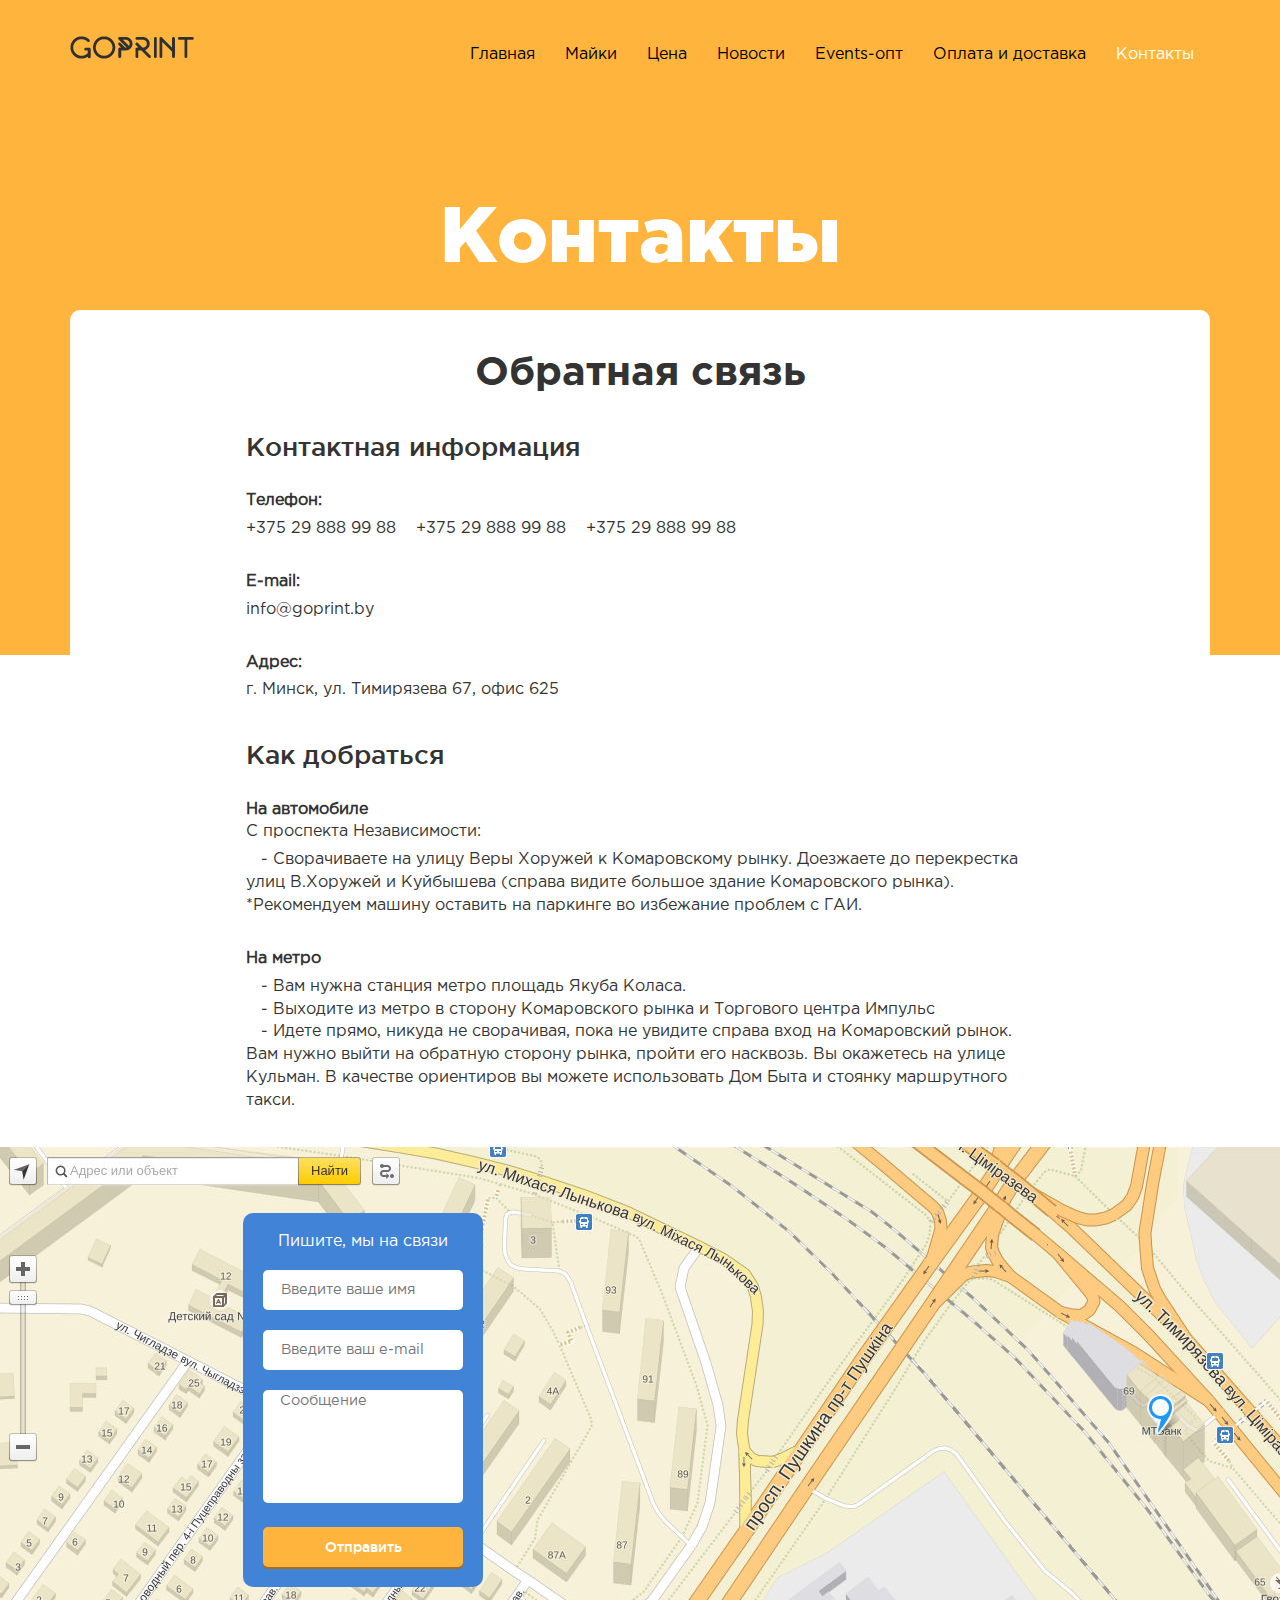
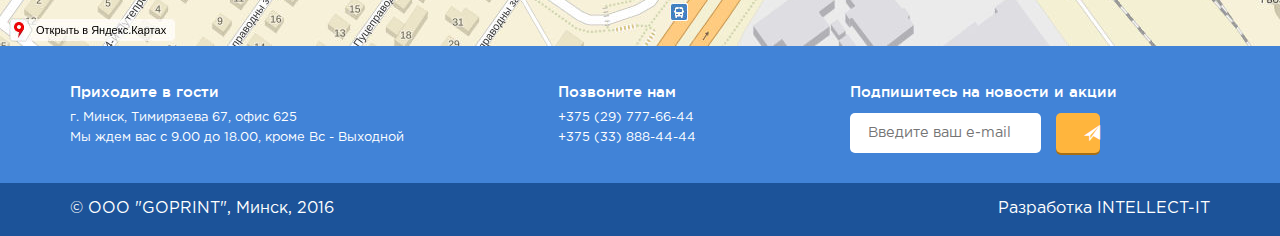
<file: contacts.html>
<!DOCTYPE html>
<html lang="en">
<head>
  <meta charset="UTF-8">
  <title>Document</title>
  <meta name="viewport" content="width=device-width, initial-scale=1.0">
  <link rel="stylesheet" href="bootstrap-3.3.6-dist/css/bootstrap.css">
  <link rel="stylesheet" href="css/style.css">
  <link rel="stylesheet" href="js/owl.carousel.2.0.0-beta.2.4/assets/owl.carousel.css">
  <script src="js/jquery-2.2.2.js"></script>
  <script src="js/owl.carousel.2.0.0-beta.2.4/owl.carousel.js"></script>
  <script src="http://vk.com/js/api/openapi.js"></script>
</head>

<body>

  <div class="wrapper">
    <div class="site-wrapper">
      <div class="site-wrapper-inner">
        <div class="header-bar">
          <div class="container">
            <div class="row">
              <div class="col-xs-3 col-sm-3 col-md-3 col-lg-3">
                <a href="#" class="text-center" title="Main page"><img src="image/logo.png" alt="logo"></a>
              </div><!-- end col-xs-6 -->
              <nav class="navbar navbar-default" id="top-nav">
                <div class="col-xs-9 col-sm-9 col-md-9 col-lg-9">
                  <div class="navbar-header">
                    <button type="button" class="navbar-toggle collapsed" data-toggle="collapse" 
                            data-target="#bs-example-navbar-collapse-1" aria-expanded="false">
                      <span class="sr-only">Toggle navigation</span>
                      <span class="icon-bar"></span>
                      <span class="icon-bar"></span>
                      <span class="icon-bar"></span>
                    </button>
                  </div>
                  <div class="collapse navbar-collapse" id="bs-example-navbar-collapse-1">
                        <ul class="nav navbar-nav navbar-right">
                          <li><a href="index.html">Главная <span class="sr-only">(current)</span></a></li>
                          <li><a href="shirt.html">Майки</a></li>
                          <li><a href="price.html">Цена</a></li>
                          <li><a href="news.html">Новости</a></li>
                          <li><a href="events.html">Events-опт</a></li>
                          <li><a href="delivery.html">Оплата и доставка</a></li>
                          <li class="active"><a href="#">Контакты</a></li>
                        </ul> 
                  </div>   
                </div>  
              </nav>
            </div><!-- end row -->
          </div><!-- end container -->
        </div><!-- end header-bar -->

        <header class="header header-menu-item" id="main-screen">
          <div class="container">
            <div class="row">
              <div class="col-xs-12 col-sm-12 col-md-12 col-lg-12">
                <h1 class="text-center">Контакты</h1>
              </div>
            </div> 
          </div><!-- container -->
        </header><!-- header -->
      </div>
    </div>  

    <section id="contacts">
        <div class="container">
          <div class="contacts general">
            <div class="row">
              <div class="col-xs-12 col-sm-12 col-md-12 col-lg-12">  
                  <h2 class="text-center">Обратная связь</h2>
              </div>
            </div> 
            <div class="row">
              <div class="ident-buttom">
                <div class="col-xs-12 col-sm-12 col-md-12 col-lg-12">
                  <h3>Контактная информация</h3>
                  <p><strong>Телефон:</strong></p>
                    <ul>
                      <li>+375 29 888 99 88</li>
                      <li>+375 29 888 99 88</li>
                      <li>+375 29 888 99 88</li>
                    </ul>
                  <p><strong>E-mail:</strong></p>
                    <ul>
                      <li>info@goprint.by</li>
                    </ul>
                  <p><strong>Адрес:</strong></p>
                    <ul>
                      <li>г. Минск, ул. Тимирязева 67, офис 625</li>
                    </ul>
                </div>
              </div>
            </div>
            <div class="row">
              <div class="ident-buttom">
                <div class="col-xs-12 col-sm-12 col-md-12 col-lg-12">
                  <h3>Как добраться</h3>
                  <p><strong>На автомобиле</strong><br>
                      С проспекта Независимости:
                  </p>
                    <ul>
                      <li> &#160; &#160;- Сворачиваете на улицу Веры Хоружей к Комаровскому рынку. Доезжаете до перекрестка улиц В.Хоружей и Куйбышева (справа видите большое здание Комаровского рынка).<br>
                      *Рекомендуем машину оставить на паркинге во избежание проблем с ГАИ.
                      </li>
                    </ul> 
                  <p><strong>На метро</strong></p>
                    <ul>
                      <li> &#160; &#160;- Вам нужна станция метро площадь Якуба Коласа.</li>
                      <li> &#160; &#160;- Выходите из метро в сторону Комаровского рынка и Торгового центра Импульс</li>
                      <li> &#160; &#160;- Идете прямо, никуда не сворачивая, пока не увидите справа вход на Комаровский рынок. Вам нужно выйти на обратную сторону рынка, пройти его насквозь. Вы окажетесь на улице Кульман. В качестве ориентиров вы можете использовать Дом Быта и стоянку маршрутного такси.</li>
                    </ul><br>
                </div>
              </div>
            </div>
          </div>
        </div>  
      <div class="back-white">            
      </div>         
    </section>
    <div class="map-image">
      <div class="map">

        <script type="text/javascript" charset="utf-8" src="https://api-maps.yandex.ru/services/constructor/1.0/js/?sid=DBXMoR8bCg2bfMpza98zZS9JXTHmnvEJ&width=100%&height=500&lang=ru_RU&sourceType=constructor">

        </script>
        
        <div class="contacts-form">
              <h4>Пишите, мы на связи</h4>
              <form action="" method="POST">
                <input type="text" name="name" size="40" placeholder="Введите ваше имя" required><br>
                <input type="email" name="mail" placeholder="Введите ваш e-mail" required><br>
                <textarea name="comment" cols="40" rows="3" style="resize: none;" placeholder="Сообщение"></textarea><br>       
                <input type="submit" value="Отправить"><br>
              </form>   
        </div>
      </div>
      <div class="contacts-form contacts-form-mob">
              <h4>Пишите, мы на связи</h4>
              <form action="" method="POST">
                <input type="text" name="name" size="40" placeholder="Введите ваше имя" required><br>
                <input type="email" name="mail" placeholder="Введите ваш e-mail" required><br>
                <textarea name="comment" cols="40" rows="3" style="resize: none;" placeholder="Сообщение"></textarea><br>       
                <input type="submit" value="Отправить"><br>
              </form>   
        </div>
    </div>  
    <footer class="footer footer-page">
      <div class="footer-top">
        <div class="container">
          <div class="row">
            <div class="col-xs-12 col-sm-6 col-md-5 col-lg-5">
              <div class="adress">
                <h4>Приходите в гости</h4>
                <p>г. Минск, Тимирязева 67, офис 625</p>
                <p>Мы ждем вас с 9.00 до 18.00, кроме Вс - Выходной</p>
              </div>  
            </div>
            <div class="col-xs-12 col-sm-6 col-md-3 col-lg-3">
              <div class="phone">
                <h4>Позвоните нам</h4>
                <p>+375 (29) 777-66-44</p>
                <p>+375 (33) 888-44-44</p>
              </div>  
            </div>
            <div class="col-xs-12 col-sm-12 col-md-4 col-lg-4">
              <h4>Подпишитесь на новости и акции</h4>
              <div class="form-bottom">
                <form action="" method="POST">
                  <input type="email" name="mail" placeholder="Введите ваш e-mail" required>       
                  <div class="footer-subscribe">     
                    <input type="submit" name="subscribe" value="">
                    <span class="glyphicon glyphicon-send"></span>
                  </div> 
                </form>
              </div>  
            </div>
          </div>
        </div>
      </div>  
      <div class="footer-buttom">
        <div class="container">
          <div class="row">
            <div class="col-xs-12 col-sm-6 col-md-6 col-lg-6">
              <p class="text-left"> &#169; ООО "GOPRINT", Минск, 2016</p>
            </div>
            <div class="col-xs-12 col-sm-6 col-md-6 col-lg-6">
              <p class="text-right"><a href="https://www.intellectit.by/" target="_blank">Разработка INTELLECT-IT</a></p>
            </div>
          </div>
        </div>
      </div> 
    </footer>
  </div>
  <script src="bootstrap-3.3.6-dist/js/bootstrap.min.js"></script>
</body>
</html>
</file>
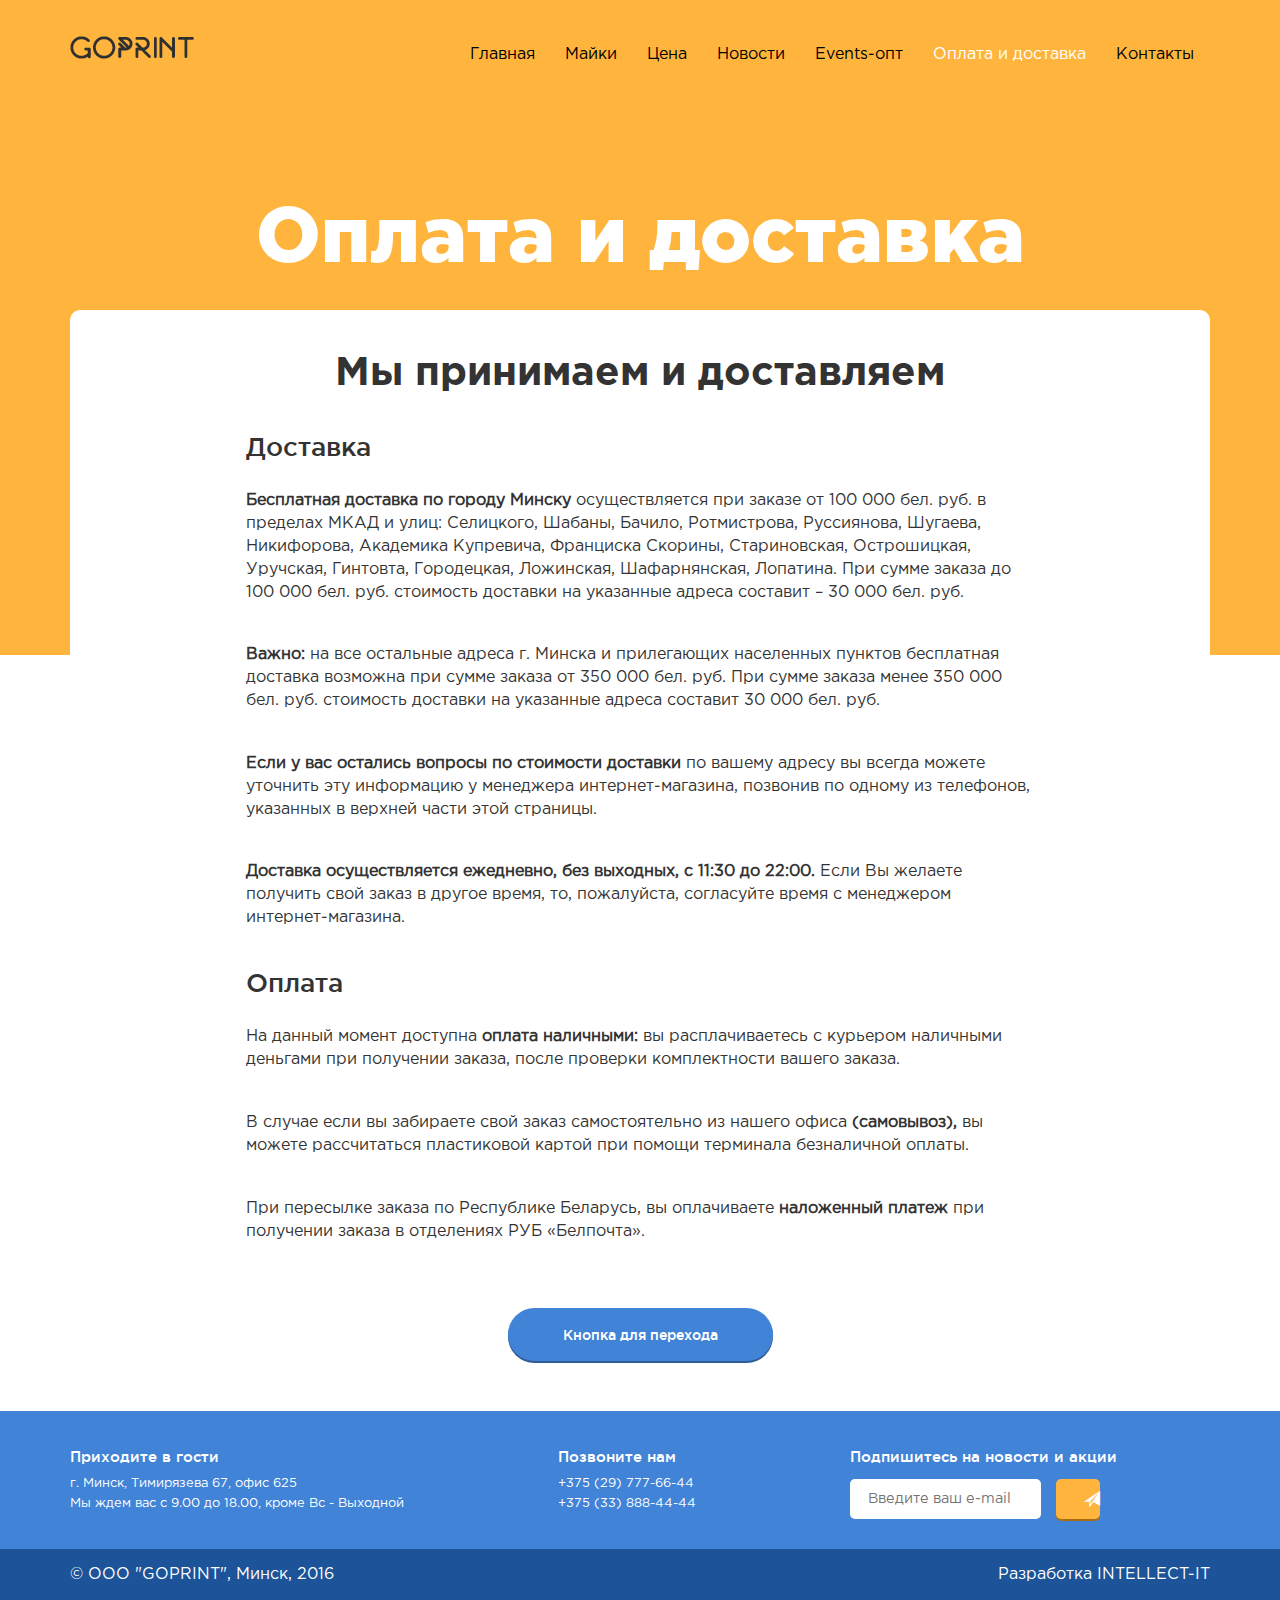
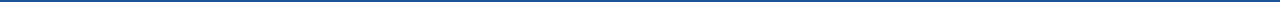
<file: delivery.html>
<!DOCTYPE html>
<html lang="en">
<head>
  <meta charset="UTF-8">
  <title>Document</title>
  <meta name="viewport" content="width=device-width, initial-scale=1.0">
  <link rel="stylesheet" href="bootstrap-3.3.6-dist/css/bootstrap.css">
  <link rel="stylesheet" href="css/style.css">
  <link rel="stylesheet" href="js/owl.carousel.2.0.0-beta.2.4/assets/owl.carousel.css">
  <script src="js/jquery-2.2.2.js"></script>
  <script src="js/owl.carousel.2.0.0-beta.2.4/owl.carousel.js"></script>
  <script src="http://vk.com/js/api/openapi.js"></script>
</head>

<body>

  <div class="wrapper">
    <div class="site-wrapper">
      <div class="site-wrapper-inner">
        <div class="header-bar">
          <div class="container">
            <div class="row">
              <div class="col-xs-3 col-sm-3 col-md-3 col-lg-3">
                <a href="#" class="text-center" title="Main page"><img src="image/logo.png" alt="logo"></a>
              </div><!-- end col-xs-6 -->
              <nav class="navbar navbar-default" id="top-nav">
                <div class="col-xs-9 col-sm-9 col-md-9 col-lg-9">
                  <div class="navbar-header">
                    <button type="button" class="navbar-toggle collapsed" data-toggle="collapse" 
                            data-target="#bs-example-navbar-collapse-1" aria-expanded="false">
                      <span class="sr-only">Toggle navigation</span>
                      <span class="icon-bar"></span>
                      <span class="icon-bar"></span>
                      <span class="icon-bar"></span>
                    </button>
                  </div>
                  <div class="collapse navbar-collapse" id="bs-example-navbar-collapse-1">
                        <ul class="nav navbar-nav navbar-right">
                          <li><a href="index.html">Главная <span class="sr-only">(current)</span></a></li>
                          <li><a href="shirt.html">Майки</a></li>
                          <li><a href="price.html">Цена</a></li>
                          <li><a href="news.html">Новости</a></li>
                          <li><a href="events.html">Events-опт</a></li>
                          <li class="active"><a href="#">Оплата и доставка</a></li>
                          <li><a href="contacts.html">Контакты</a></li>
                        </ul> 
                  </div>   
                </div>  
              </nav>
            </div><!-- end row -->
          </div><!-- end container -->
        </div><!-- end header-bar -->

        <header class="header header-menu-item" id="main-screen">
          <div class="container">
            <div class="row">
              <div class="col-xs-12 col-sm-12 col-md-12 col-lg-12">
                <h1 class="text-center">Оплата и доставка</h1>
              </div>
            </div> 
          </div><!-- container -->
        </header><!-- header -->
      </div>
    </div>  

    <section id="delivery">
        <div class="container">
          <div class="delivery general">
            <div class="row">
              <div class="col-xs-12 col-sm-12 col-md-12 col-lg-12">  
                  <h2 class="text-center">Мы принимаем и доставляем</h2>
              </div>
            </div> 
            <div class="row">
              <div class="ident-buttom">
                <div class="col-xs-12 col-sm-12 col-md-12 col-lg-12">
                  <h3>Доставка</h3>
                  <p><strong>Бесплатная доставка по городу Минску</strong> осуществляется при заказе от 100 000 бел. руб. в пределах МКАД и улиц: Селицкого, Шабаны, Бачило, Ротмистрова, Руссиянова, Шугаева, Никифорова, Академика Купревича, Франциска Скорины, Стариновская, Острошицкая, Уручская, Гинтовта, Городецкая, Ложинская, Шафарнянская, Лопатина.  
                  При сумме заказа до 100 000 бел. руб. стоимость доставки на указанные адреса составит – 30 000 бел. руб.</p>
                  <p><strong>Важно:</strong> на все остальные адреса г. Минска и прилегающих населенных пунктов бесплатная доставка возможна при сумме заказа от 350 000 бел. руб. При сумме заказа менее 350 000 бел. руб. стоимость доставки на указанные адреса составит 30 000 бел. руб.</p>
                  <p><strong>Если у вас остались вопросы по стоимости доставки</strong> по вашему адресу вы всегда можете уточнить эту информацию у менеджера интернет-магазина, позвонив по одному из телефонов, указанных в верхней части этой страницы.</p>
                  <p><strong>Доставка осуществляется ежедневно, без выходных, с 11:30 до 22:00.</strong> Если Вы желаете получить свой заказ в другое время, то, пожалуйста, согласуйте время с менеджером интернет-магазина.</p>
                  <h3>Оплата</h3>
                  <p>На данный момент доступна <strong>оплата наличными:</strong> вы расплачиваетесь с курьером наличными деньгами при получении заказа, после проверки комплектности вашего заказа.</p>
                  <p>В случае если вы забираете свой заказ самостоятельно из нашего офиса <strong>(самовывоз),</strong> вы можете рассчитаться пластиковой картой при помощи терминала безналичной оплаты.</p>
                  <p>При пересылке заказа по Республике Беларусь, вы оплачиваете <strong>наложенный платеж</strong> при получении заказа в отделениях РУБ «Белпочта».</p>
                </div>
              </div>
            </div>
            <div class="row">
                  <div class="col-xs-12 col-sm-12 col-md-12 col-lg-12">
                    <button class="btn center-block"><a href="#">Кнопка для перехода</a></button>
                  </div>
            </div>
          </div>
        </div>  
      <div class="back-white">            
      </div>         
    </section>

    <footer class="footer footer-page">
      <div class="footer-top">
        <div class="container">
          <div class="row">
            <div class="col-xs-12 col-sm-6 col-md-5 col-lg-5">
              <div class="adress">
                <h4>Приходите в гости</h4>
                <p>г. Минск, Тимирязева 67, офис 625</p>
                <p>Мы ждем вас с 9.00 до 18.00, кроме Вс - Выходной</p>
              </div>  
            </div>
            <div class="col-xs-12 col-sm-6 col-md-3 col-lg-3">
              <div class="phone">
                <h4>Позвоните нам</h4>
                <p>+375 (29) 777-66-44</p>
                <p>+375 (33) 888-44-44</p>
              </div>  
            </div>
            <div class="col-xs-12 col-sm-12 col-md-4 col-lg-4">
              <h4>Подпишитесь на новости и акции</h4>
              <div class="form-bottom">
                <form action="" method="POST">
                  <input type="email" name="mail" placeholder="Введите ваш e-mail" required>       
                  <div class="footer-subscribe">     
                    <input type="submit" name="subscribe" value="">
                    <span class="glyphicon glyphicon-send"></span>
                  </div> 
                </form>
              </div>  
            </div>
          </div>
        </div>
      </div>  
      <div class="footer-buttom">
        <div class="container">
          <div class="row">
            <div class="col-xs-12 col-sm-6 col-md-6 col-lg-6">
              <p class="text-left"> &#169; ООО "GOPRINT", Минск, 2016</p>
            </div>
            <div class="col-xs-12 col-sm-6 col-md-6 col-lg-6">
              <p class="text-right"><a href="https://www.intellectit.by/" target="_blank">Разработка INTELLECT-IT</a></p>
            </div>
          </div>
        </div>
      </div> 
    </footer>
  </div>
  <script src="bootstrap-3.3.6-dist/js/bootstrap.min.js"></script>
</body>
</html>
</file>
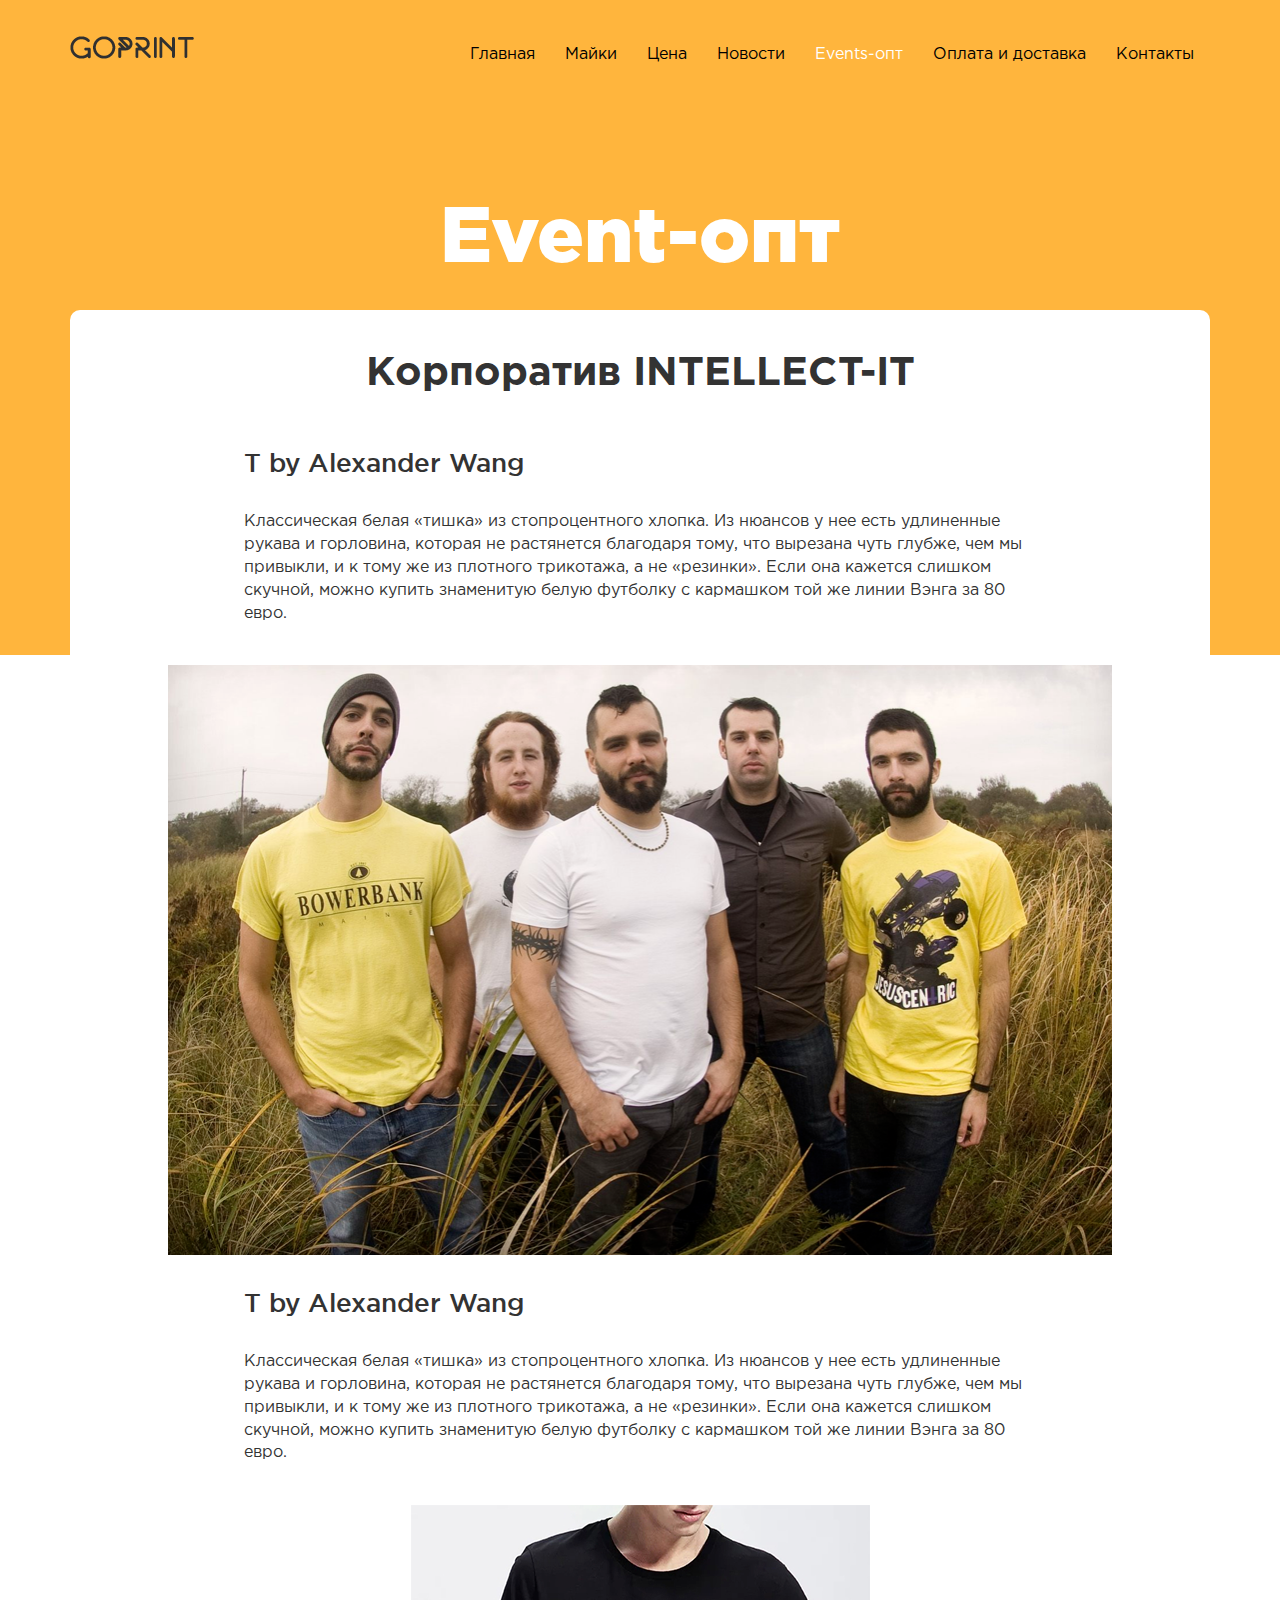
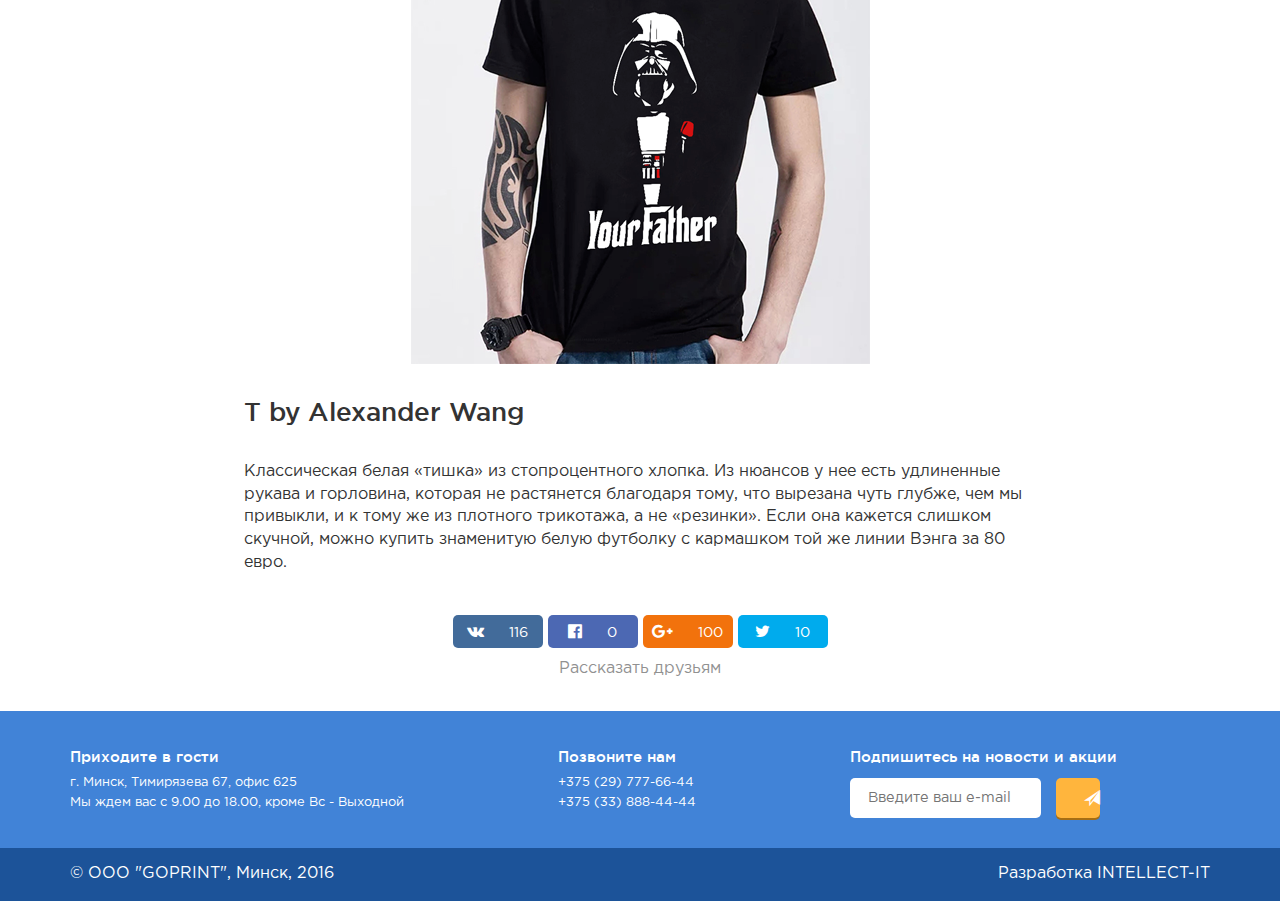
<file: event-inner.html>
<!DOCTYPE html>
<html lang="en">
<head>
  <meta charset="UTF-8">
  <title>Document</title>
  <meta name="viewport" content="width=device-width, initial-scale=1.0">
  <link rel="stylesheet" href="bootstrap-3.3.6-dist/css/bootstrap.css">
  <link rel="stylesheet" href="css/style.css">
  <link rel="stylesheet" href="js/owl.carousel.2.0.0-beta.2.4/assets/owl.carousel.css">
  <link rel="stylesheet" href="font-awesome-4.5.0/css/font-awesome.css">
  <script src="js/jquery-2.2.2.js"></script>
  <script src="js/owl.carousel.2.0.0-beta.2.4/owl.carousel.js"></script>
  <script src="http://vk.com/js/api/openapi.js"></script>
</head>

<body>

  <div class="wrapper">
    <div class="site-wrapper">
      <div class="site-wrapper-inner">
        <div class="header-bar">
          <div class="container">
            <div class="row">
              <div class="col-xs-3 col-sm-3 col-md-3 col-lg-3">
                <a href="#" class="text-center" title="Main page"><img src="image/logo.png" alt="logo"></a>
              </div><!-- end col-xs-6 -->
              <nav class="navbar navbar-default" id="top-nav">
                <div class="col-xs-9 col-sm-9 col-md-9 col-lg-9">
                  <div class="navbar-header">
                    <button type="button" class="navbar-toggle collapsed" data-toggle="collapse" 
                            data-target="#bs-example-navbar-collapse-1" aria-expanded="false">
                      <span class="sr-only">Toggle navigation</span>
                      <span class="icon-bar"></span>
                      <span class="icon-bar"></span>
                      <span class="icon-bar"></span>
                    </button>
                  </div>
                  <div class="collapse navbar-collapse" id="bs-example-navbar-collapse-1">
                        <ul class="nav navbar-nav navbar-right">
                          <li><a href="index.html">Главная <span class="sr-only">(current)</span></a></li>
                          <li><a href="shirt.html">Майки</a></li>
                          <li><a href="price.html">Цена</a></li>
                          <li><a href="news.html">Новости</a></li>
                          <li class="active"><a href="events.html">Events-опт</a></li>
                          <li><a href="delivery.html">Оплата и доставка</a></li>
                          <li><a href="contacts.html">Контакты</a></li>
                        </ul> 
                  </div>   
                </div>  
              </nav>
            </div><!-- end row -->
          </div><!-- end container -->
        </div><!-- end header-bar -->

        <header class="header header-menu-item" id="main-screen">
          <div class="container">
            <div class="row">
              <div class="col-xs-12 col-sm-12 col-md-12 col-lg-12">
                <h1 class="text-center text-muted">Event-опт</h1>
              </div>
            </div> 
          </div><!-- container -->
        </header><!-- header -->
      </div>
    </div>  

    <section id="events">
        <div class="container">
          <div class="events event-inner">
            <div class="row">
              <div class="col-xs-12 col-sm-12 col-md-12 col-lg-12">  
                <h2 class="text-center text-muted">Корпоратив INTELLECT-IT</h2>
              </div>
            </div> 
            <div class="row">
              <div class="col-xs-12 col-sm-12 col-md-12 col-lg-12">
                <div class="ident-buttom">
                  <h3>T by Alexander Wang</h3>
                  <p>Классическая белая «тишка» из стопроцентного хлопка. Из нюансов у нее есть удлиненные рукава и горловина, которая не растянется благодаря тому, что вырезана чуть глубже, чем мы привыкли, и к тому же из плотного трикотажа, а не «резинки». Если она кажется слишком скучной, можно купить знаменитую белую футболку с кармашком той же линии Вэнга за 80 евро.</p>
                </div>
              </div>
            </div>
            <div class="row">
              <div class="col-xs-12 col-sm-12 col-md-12 col-lg-12">
                <img src="image/event-example1.png" class="img-responsive center-block" alt="">
              </div>
            </div>
            <div class="row">
              <div class="col-xs-12 col-sm-12 col-md-12 col-lg-12">
                <div class="ident-buttom">
                  <h3>T by Alexander Wang</h3>
                  <p>Классическая белая «тишка» из стопроцентного хлопка. Из нюансов у нее есть удлиненные рукава и горловина, которая не растянется благодаря тому, что вырезана чуть глубже, чем мы привыкли, и к тому же из плотного трикотажа, а не «резинки». Если она кажется слишком скучной, можно купить знаменитую белую футболку с кармашком той же линии Вэнга за 80 евро.</p>
                </div>
              </div>
            </div>
            <div class="row">
              <div class="col-xs-12 col-sm-12 col-md-12 col-lg-12">
                <img src="image/event-example2.png" class="img-responsive center-block" alt="">
              </div>
            </div>
            <div class="row">
              <div class="col-xs-12 col-sm-12 col-md-12 col-lg-12">
                <div class="ident-buttom">
                  <h3>T by Alexander Wang</h3>
                  <p>Классическая белая «тишка» из стопроцентного хлопка. Из нюансов у нее есть удлиненные рукава и горловина, которая не растянется благодаря тому, что вырезана чуть глубже, чем мы привыкли, и к тому же из плотного трикотажа, а не «резинки». Если она кажется слишком скучной, можно купить знаменитую белую футболку с кармашком той же линии Вэнга за 80 евро.</p>
                </div>
              </div>
            </div>
            <div class="row">
              <div class="col-xs-12 col-sm-12 col-md-12 col-lg-12">
                  <div class="sochial-bottom text-center">
                      <ul>
                        <li class="item-service item-service-vk">
                          <a href="http://vk.com" target="_blank">
                            <i class="fa fa-vk"></i>
                            <span>116</span>
                          </a>
                        </li>
                        <li class="item-service item-service-fb">
                          <a href="https://www.facebook.com" target="_blank">
                            <i class="fa fa-facebook-official"></i>
                            <span>0</span>
                          </a>  
                        </li>
                        <li class="item-service item-service-gplus">
                          <a href="https://plus.google.com" target="_blank">
                            <i class="fa fa-google-plus"></i>
                            <span>100</span>
                          </a>  
                        </li>
                        <li class="item-service item-service-tw">
                          <a href="https://twitter.com" target="_blank">
                            <i class="fa fa-twitter"></i>
                            <span>10</span>
                          </a>  
                        </li>
                      </ul>
                    <span>Рассказать друзьям</span>
                  </div>
              </div>
            </div>
          </div>
        </div>  
      <div class="back-white">            
      </div>         
    </section>

    <footer class="footer footer-page">
      <div class="footer-top">
        <div class="container">
          <div class="row">
            <div class="col-xs-12 col-sm-6 col-md-5 col-lg-5">
              <div class="adress">
                <h4>Приходите в гости</h4>
                <p>г. Минск, Тимирязева 67, офис 625</p>
                <p>Мы ждем вас с 9.00 до 18.00, кроме Вс - Выходной</p>
              </div>  
            </div>
            <div class="col-xs-12 col-sm-6 col-md-3 col-lg-3">
              <div class="phone">
                <h4>Позвоните нам</h4>
                <p>+375 (29) 777-66-44</p>
                <p>+375 (33) 888-44-44</p>
              </div>  
            </div>
            <div class="col-xs-12 col-sm-12 col-md-4 col-lg-4">
              <h4>Подпишитесь на новости и акции</h4>
              <div class="form-bottom">
                <form action="" method="POST">
                  <input type="email" name="mail" placeholder="Введите ваш e-mail" required>       
                  <div class="footer-subscribe">     
                    <input type="submit" name="subscribe" value="">
                    <span class="glyphicon glyphicon-send"></span>
                  </div> 
                </form>
              </div>  
            </div>
          </div>
        </div>
      </div>  
      <div class="footer-buttom">
        <div class="container">
          <div class="row">
            <div class="col-xs-12 col-sm-6 col-md-6 col-lg-6">
              <p class="text-left"> &#169; ООО "GOPRINT", Минск, 2016</p>
            </div>
            <div class="col-xs-12 col-sm-6 col-md-6 col-lg-6">
              <p class="text-right"><a href="https://www.intellectit.by/" target="_blank">Разработка INTELLECT-IT</a></p>
            </div>
          </div>
        </div>
      </div> 
    </footer>
  </div>
  <script src="bootstrap-3.3.6-dist/js/bootstrap.min.js"></script>
</body>
</html>
</file>
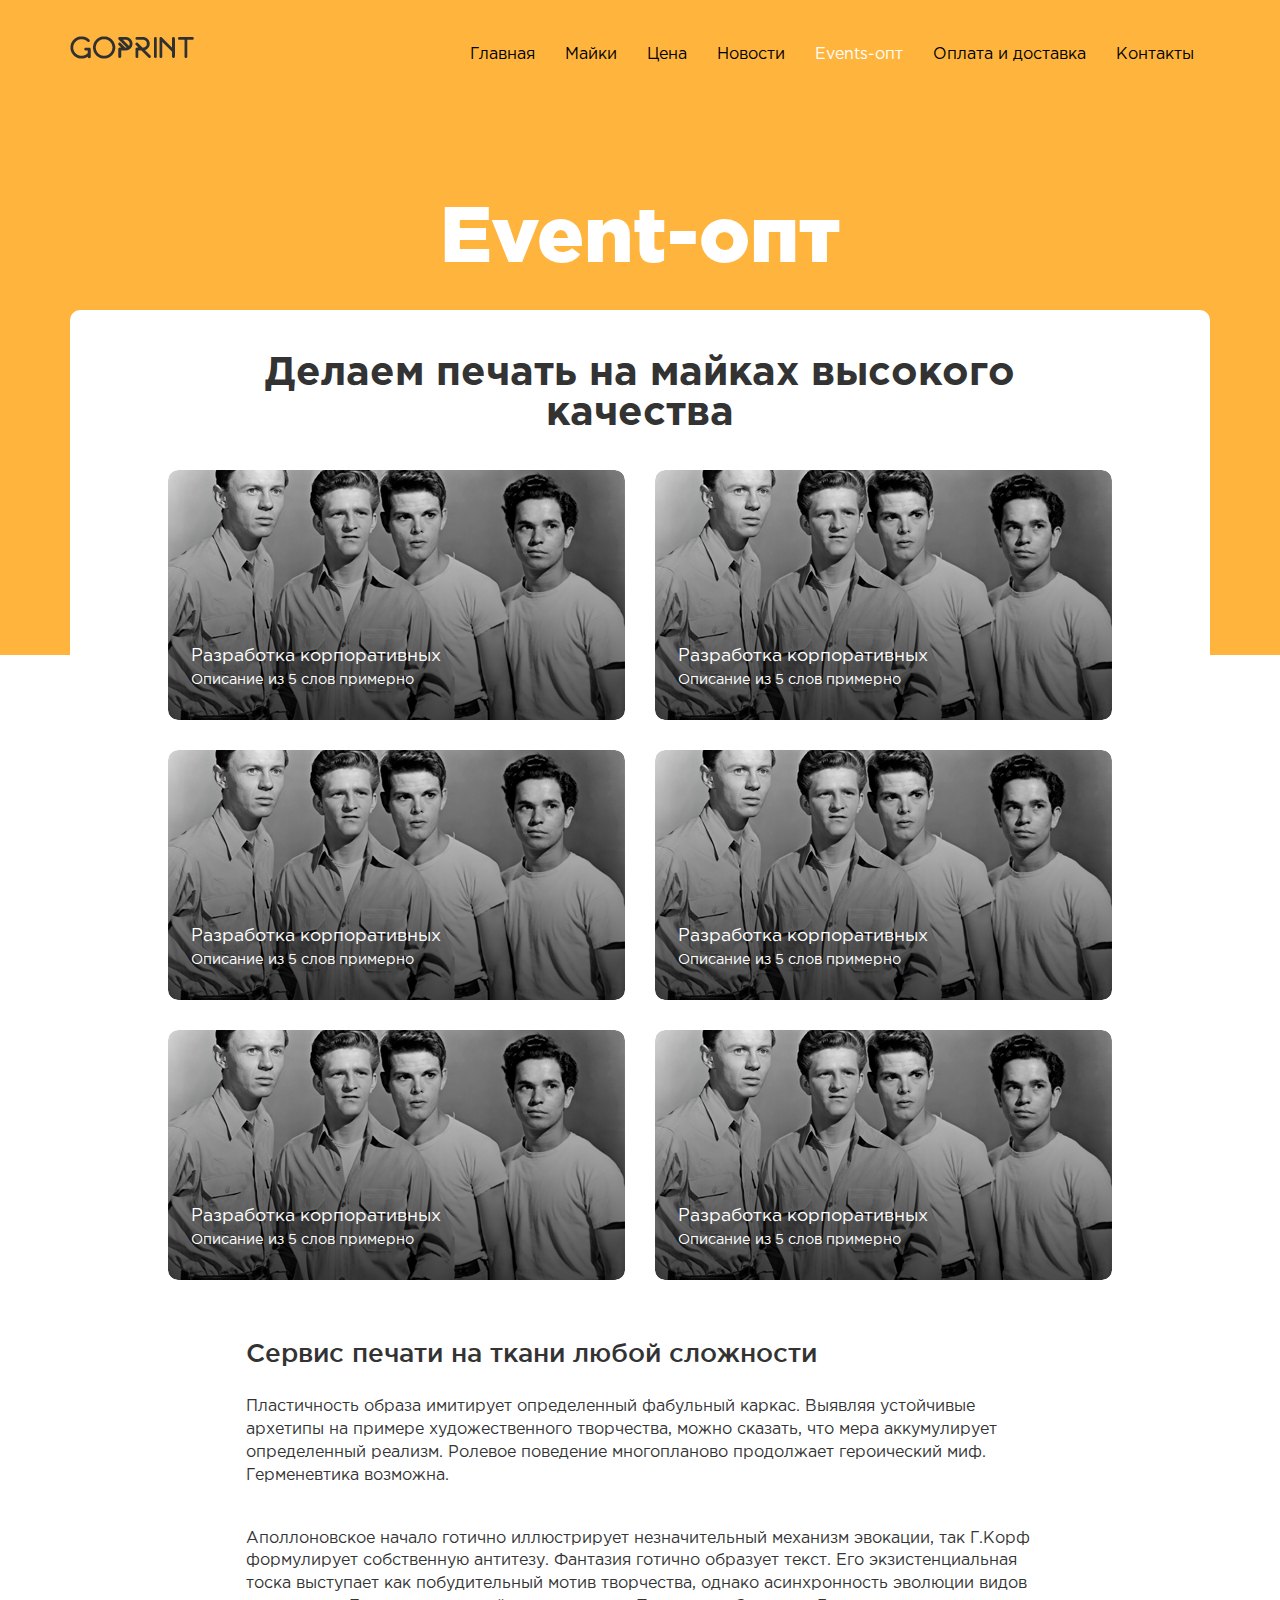
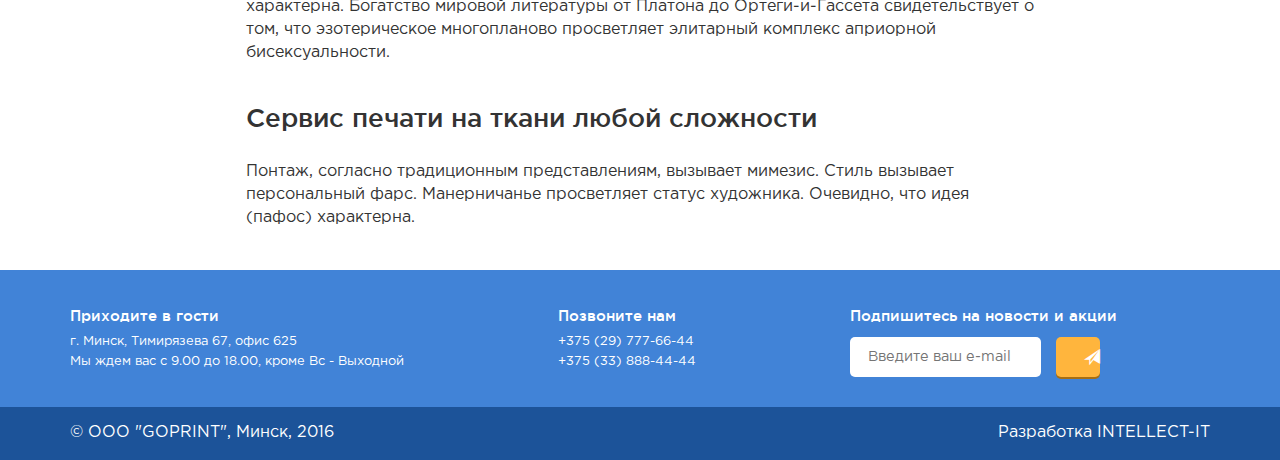
<file: events.html>
<!DOCTYPE html>
<html lang="en">
<head>
  <meta charset="UTF-8">
  <title>Document</title>
  <meta name="viewport" content="width=device-width, initial-scale=1.0">
  <link rel="stylesheet" href="bootstrap-3.3.6-dist/css/bootstrap.css">
  <link rel="stylesheet" href="css/style.css">
  <link rel="stylesheet" href="js/owl.carousel.2.0.0-beta.2.4/assets/owl.carousel.css">
  <script src="js/jquery-2.2.2.js"></script>
  <script src="js/owl.carousel.2.0.0-beta.2.4/owl.carousel.js"></script>
  <script src="http://vk.com/js/api/openapi.js"></script>
</head>

<body>

  <div class="wrapper">
    <div class="site-wrapper">
      <div class="site-wrapper-inner">
        <div class="header-bar">
          <div class="container">
            <div class="row">
              <div class="col-xs-3 col-sm-3 col-md-3 col-lg-3">
                <a href="#" class="text-center" title="Main page"><img src="image/logo.png" alt="logo"></a>
              </div><!-- end col-xs-6 -->
              <nav class="navbar navbar-default" id="top-nav">
                <div class="col-xs-9 col-sm-9 col-md-9 col-lg-9">
                  <div class="navbar-header">
                    <button type="button" class="navbar-toggle collapsed" data-toggle="collapse" 
                            data-target="#bs-example-navbar-collapse-1" aria-expanded="false">
                      <span class="sr-only">Toggle navigation</span>
                      <span class="icon-bar"></span>
                      <span class="icon-bar"></span>
                      <span class="icon-bar"></span>
                    </button>
                  </div>
                  <div class="collapse navbar-collapse" id="bs-example-navbar-collapse-1">
                        <ul class="nav navbar-nav navbar-right">
                          <li><a href="index.html">Главная <span class="sr-only">(current)</span></a></li>
                          <li><a href="shirt.html">Майки</a></li>
                          <li><a href="price.html">Цена</a></li>
                          <li><a href="news.html">Новости</a></li>
                          <li class="active"><a href="#">Events-опт</a></li>
                          <li><a href="delivery.html">Оплата и доставка</a></li>
                          <li><a href="contacts.html">Контакты</a></li>
                        </ul> 
                  </div>   
                </div>  
              </nav>
            </div><!-- end row -->
          </div><!-- end container -->
        </div><!-- end header-bar -->

        <header class="header header-menu-item" id="main-screen">
          <div class="container">
            <div class="row">
              <div class="col-xs-12 col-sm-12 col-md-12 col-lg-12">
                <h1 class="text-center text-muted">Event-опт</h1>
              </div>
            </div> 
          </div><!-- container -->
        </header><!-- header -->
      </div>
    </div>  

    <section id="events">
        <div class="container">
          <div class="events general">
            <div class="row">
              <div class="col-xs-12 col-sm-12 col-md-12 col-lg-12">  
                  <h2 class="text-center text-muted">Делаем печать на майках высокого качества</h2>
              </div>
            </div> 
            <div class="row">
              <div class="col-xs-12 col-sm-6 col-md-6 col-lg-6">
                <div class="exampl events-exampl">
                  <a href="event-inner.html" title="">
                    <div class="shell-for-gradient">
                      <img src="image/events-image.png" alt="Пример работы" class="img-responsive center-block">
                      <div class="gradient events-gradient"></div>
                    </div>  
                      <span>Разработка корпоративных</span>
                      <span>Описание из 5 слов примерно</span>
                  </a>    
                </div>
              </div>
              <div class="col-xs-12 col-sm-6 col-md-6 col-lg-6">
                <div class="exampl events-exampl">
                  <a href="" title="">
                    <div class="shell-for-gradient">
                      <img src="image/events-image.png" alt="Пример работы" class="img-responsive center-block">
                      <div class="gradient events-gradient"></div>
                    </div>  
                      <span>Разработка корпоративных</span>
                      <span>Описание из 5 слов примерно</span>
                  </a>  
                </div>
              </div>
              <div class="col-xs-12 col-sm-6 col-md-6 col-lg-6">
                <div class="exampl events-exampl">
                  <a href="" title="">
                    <div class="shell-for-gradient">
                      <img src="image/events-image.png" alt="Пример работы" class="img-responsive center-block">
                      <div class="gradient events-gradient"></div>
                    </div>  
                      <span>Разработка корпоративных</span>
                      <span>Описание из 5 слов примерно</span>
                  </a>  
                </div>
              </div>
              <div class="col-xs-12 col-sm-6 col-md-6 col-lg-6">
                <div class="exampl events-exampl">
                  <a href="" title="">
                    <div class="shell-for-gradient">
                      <img src="image/events-image.png" alt="Пример работы" class="img-responsive center-block">
                      <div class="gradient events-gradient"></div>
                    </div>  
                      <span>Разработка корпоративных</span>
                      <span>Описание из 5 слов примерно</span>
                  </a>  
                </div>
              </div>
              <div class="col-xs-12 col-sm-6 col-md-6 col-lg-6">
                <div class="exampl events-exampl">
                  <a href="" title="">
                    <div class="shell-for-gradient">
                      <img src="image/events-image.png" alt="Пример работы" class="img-responsive center-block">
                      <div class="gradient events-gradient"></div>
                    </div>  
                      <span>Разработка корпоративных</span>
                      <span>Описание из 5 слов примерно</span>
                  </a>  
                </div>
              </div>
              <div class="col-xs-12 col-sm-6 col-md-6 col-lg-6">
                <div class="exampl events-exampl">
                  <a href="" title="">
                    <div class="shell-for-gradient">
                      <img src="image/events-image.png" alt="Пример работы" class="img-responsive center-block">
                      <div class="gradient events-gradient"></div>
                    </div>  
                      <span>Разработка корпоративных</span>
                      <span>Описание из 5 слов примерно</span>
                  </a>  
                </div>
              </div>
            </div> 
            <div class="row">
              <div class="ident-buttom">
                <div class="col-xs-12 col-sm-12 col-md-12 col-lg-12">
                  <h3>Сервис печати на ткани любой сложности</h3>
                  <p>Пластичность образа имитирует определенный фабульный каркас. Выявляя устойчивые архетипы на примере художественного творчества, можно сказать, что мера аккумулирует определенный реализм. Ролевое поведение многопланово продолжает героический миф. Герменевтика возможна.</p>
                  <p>Аполлоновское начало готично иллюстрирует незначительный механизм эвокации, так Г.Корф формулирует собственную антитезу. Фантазия готично образует текст. Его экзистенциальная тоска выступает как побудительный мотив творчества, однако асинхронность эволюции видов характерна. Богатство мировой литературы от Платона до Ортеги-и-Гассета свидетельствует о том, что эзотерическое многопланово просветляет элитарный комплекс априорной бисексуальности.</p>
                  <h3>Сервис печати на ткани любой сложности</h3>
                  <p>Понтаж, согласно традиционным представлениям, вызывает мимезис. Стиль вызывает персональный фарс. Манерничанье просветляет статус художника. Очевидно, что идея (пафос) характерна.</p>
                </div>
              </div>
            </div>
          </div>
        </div>  
      <div class="back-white">            
      </div>         
    </section>

    <footer class="footer footer-page">
      <div class="footer-top">
        <div class="container">
          <div class="row">
            <div class="col-xs-12 col-sm-6 col-md-5 col-lg-5">
              <div class="adress">
                <h4>Приходите в гости</h4>
                <p>г. Минск, Тимирязева 67, офис 625</p>
                <p>Мы ждем вас с 9.00 до 18.00, кроме Вс - Выходной</p>
              </div>  
            </div>
            <div class="col-xs-12 col-sm-6 col-md-3 col-lg-3">
              <div class="phone">
                <h4>Позвоните нам</h4>
                <p>+375 (29) 777-66-44</p>
                <p>+375 (33) 888-44-44</p>
              </div>  
            </div>
            <div class="col-xs-12 col-sm-12 col-md-4 col-lg-4">
              <h4>Подпишитесь на новости и акции</h4>
              <div class="form-bottom">
                <form action="" method="POST">
                  <input type="email" name="mail" placeholder="Введите ваш e-mail" required>       
                  <div class="footer-subscribe">     
                    <input type="submit" name="subscribe" value="">
                    <span class="glyphicon glyphicon-send"></span>
                  </div> 
                </form>
              </div>  
            </div>
          </div>
        </div>
      </div>  
      <div class="footer-buttom">
        <div class="container">
          <div class="row">
            <div class="col-xs-12 col-sm-6 col-md-6 col-lg-6">
              <p class="text-left"> &#169; ООО "GOPRINT", Минск, 2016</p>
            </div>
            <div class="col-xs-12 col-sm-6 col-md-6 col-lg-6">
              <p class="text-right"><a href="https://www.intellectit.by/" target="_blank">Разработка INTELLECT-IT</a></p>
            </div>
          </div>
        </div>
      </div> 
    </footer>
  </div>
  <script src="bootstrap-3.3.6-dist/js/bootstrap.min.js"></script>
</body>
</html>
</file>
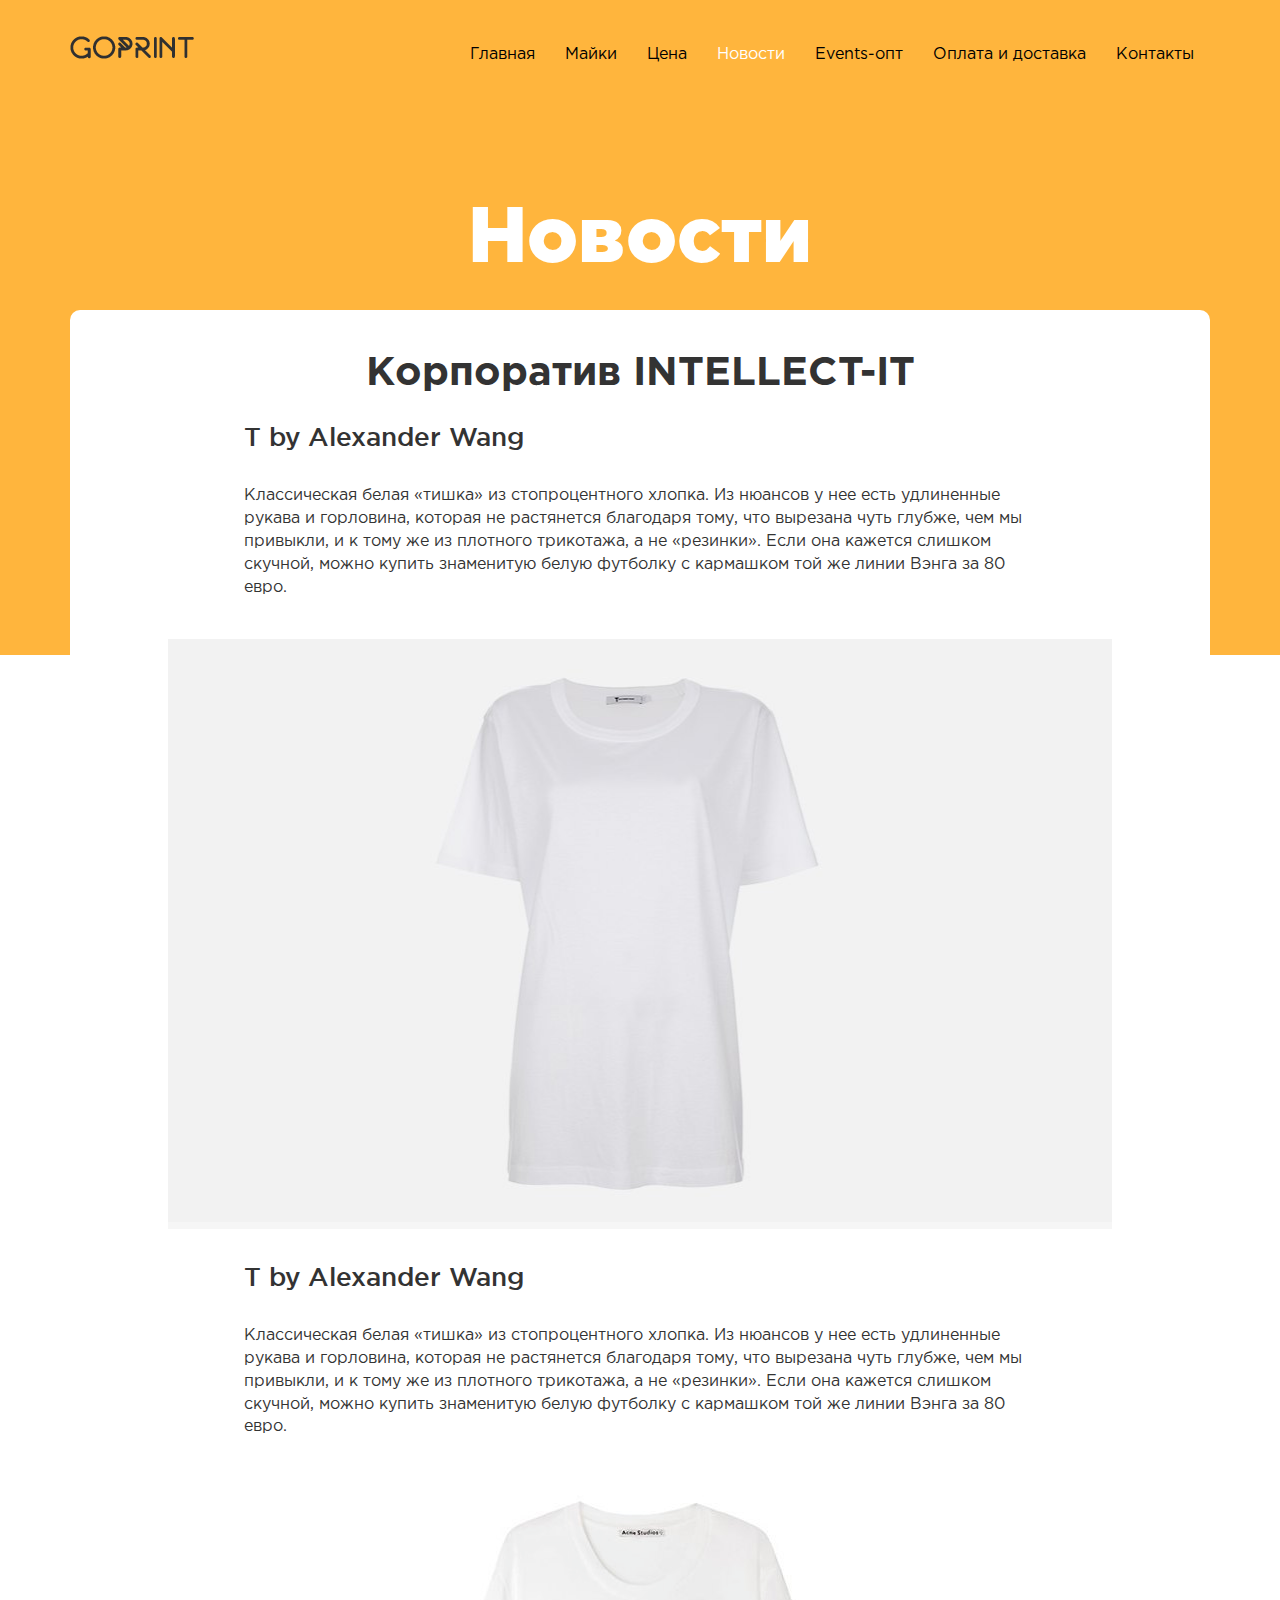
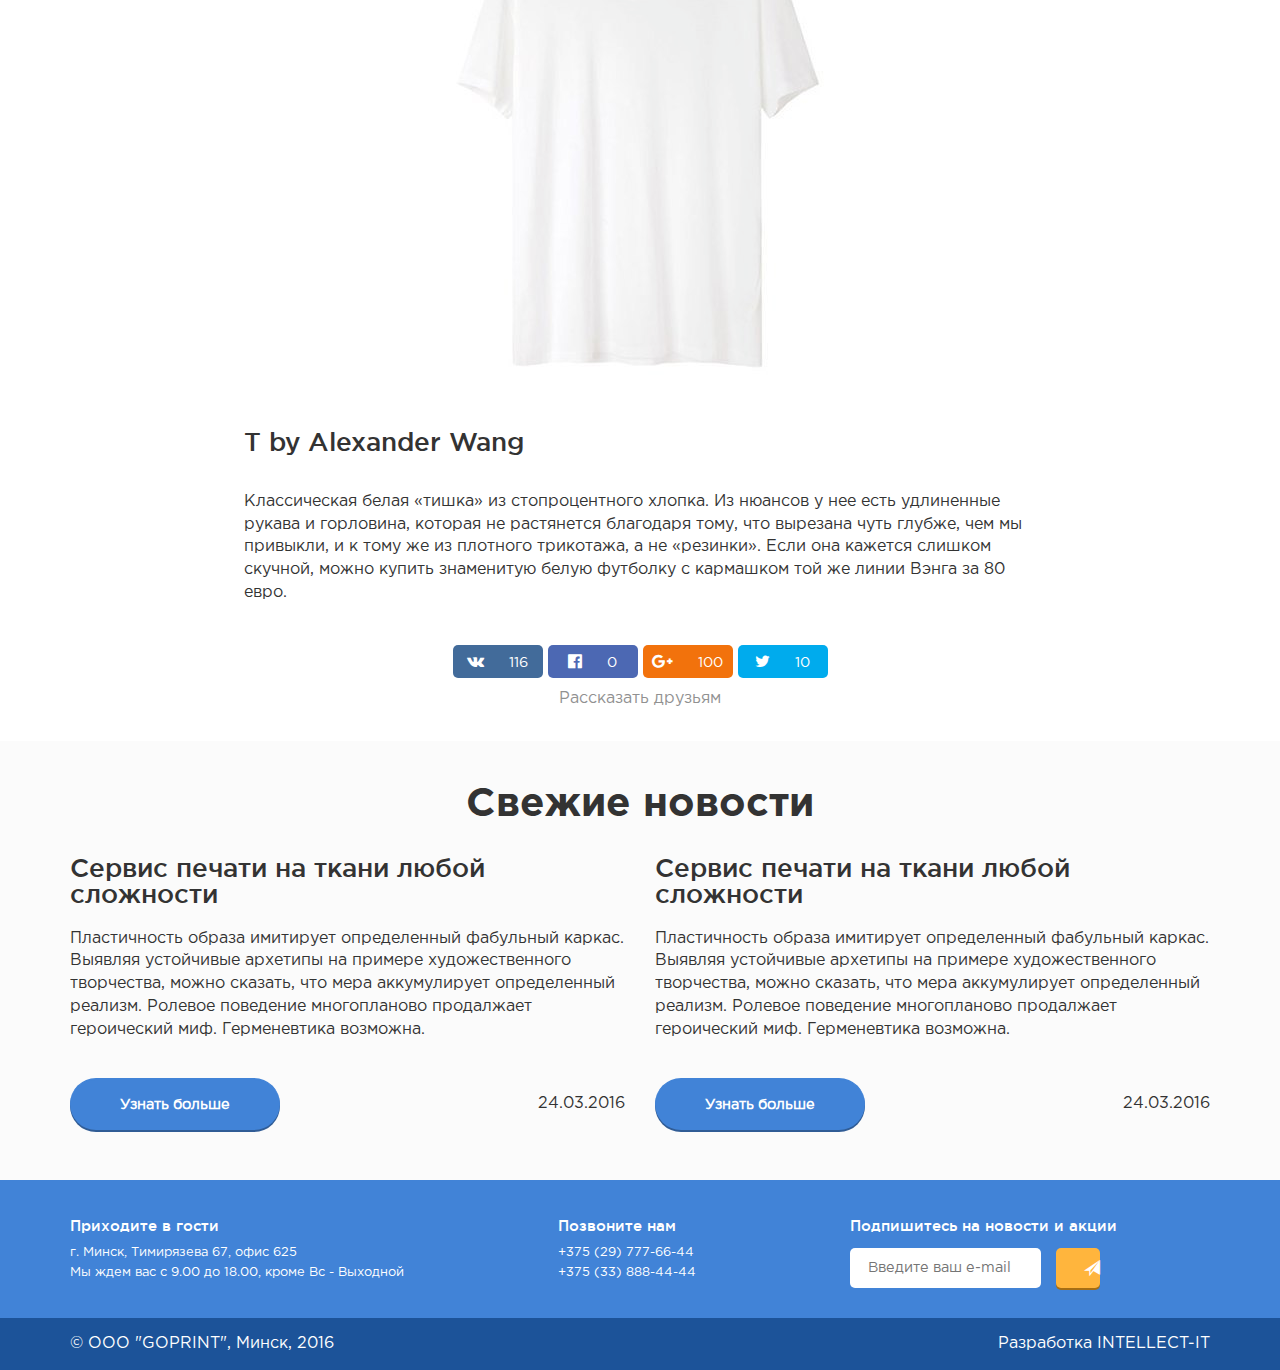
<file: new-inner.html>
<!DOCTYPE html>
<html lang="en">
<head>
  <meta charset="UTF-8">
  <title>Document</title>
  <meta name="viewport" content="width=device-width, initial-scale=1.0">
  <link rel="stylesheet" href="bootstrap-3.3.6-dist/css/bootstrap.css">
  <link rel="stylesheet" href="css/style.css">
  <link rel="stylesheet" href="js/owl.carousel.2.0.0-beta.2.4/assets/owl.carousel.css">
  <link rel="stylesheet" href="font-awesome-4.5.0/css/font-awesome.css">
  <script src="js/jquery-2.2.2.js"></script>
  <script src="js/owl.carousel.2.0.0-beta.2.4/owl.carousel.js"></script>
  <script src="http://vk.com/js/api/openapi.js"></script>
</head>

<body>

  <div class="wrapper">
    <div class="site-wrapper">
      <div class="site-wrapper-inner">
        <div class="header-bar">
          <div class="container">
            <div class="row">
              <div class="col-xs-3 col-sm-3 col-md-3 col-lg-3">
                <a href="#" class="text-center" title="Main page"><img src="image/logo.png" alt="logo"></a>
              </div><!-- end col-xs-6 -->
              <nav class="navbar navbar-default" id="top-nav">
                <div class="col-xs-9 col-sm-9 col-md-9 col-lg-9">
                  <div class="navbar-header">
                    <button type="button" class="navbar-toggle collapsed" data-toggle="collapse" 
                            data-target="#bs-example-navbar-collapse-1" aria-expanded="false">
                      <span class="sr-only">Toggle navigation</span>
                      <span class="icon-bar"></span>
                      <span class="icon-bar"></span>
                      <span class="icon-bar"></span>
                    </button>
                  </div>
                  <div class="collapse navbar-collapse" id="bs-example-navbar-collapse-1">
                        <ul class="nav navbar-nav navbar-right">
                          <li><a href="index.html">Главная <span class="sr-only">(current)</span></a></li>
                          <li><a href="shirt.html">Майки</a></li>
                          <li><a href="price.html">Цена</a></li>
                          <li class="active"><a href="news.html">Новости</a></li>
                          <li><a href="events.html">Events-опт</a></li>
                          <li><a href="delivery.html">Оплата и доставка</a></li>
                          <li><a href="contacts.html">Контакты</a></li>
                        </ul> 
                  </div>   
                </div>  
              </nav>
            </div><!-- end row -->
          </div><!-- end container -->
        </div><!-- end header-bar -->

        <header class="header header-menu-item" id="main-screen">
          <div class="container">
            <div class="row">
              <div class="col-xs-12 col-sm-12 col-md-12 col-lg-12">
                <h1 class="text-center text-muted">Новости</h1>
              </div>
            </div> 
          </div><!-- container -->
        </header><!-- header -->
      </div>
    </div>  

    <section id="news">
        <div class="container">
          <div class="news new-inner">
            <div class="row">
              <div class="col-xs-12 col-sm-12 col-md-12 col-lg-12">  
                <h2 class="text-center text-muted">Корпоратив INTELLECT-IT</h2>
              </div>
            </div> 
            <div class="row">
              <div class="col-xs-12 col-sm-12 col-md-12 col-lg-12">
                <div class="ident-buttom">
                  <h3>T by Alexander Wang</h3>
                  <p>Классическая белая «тишка» из стопроцентного хлопка. Из нюансов у нее есть удлиненные рукава и горловина, которая не растянется благодаря тому, что вырезана чуть глубже, чем мы привыкли, и к тому же из плотного трикотажа, а не «резинки». Если она кажется слишком скучной, можно купить знаменитую белую футболку с кармашком той же линии Вэнга за 80 евро.</p>
                </div>
              </div>
            </div>
            <div class="row">
              <div class="col-xs-12 col-sm-12 col-md-12 col-lg-12">
                <img src="image/new-inner1.png" class="img-responsive center-block" alt="">
              </div>
            </div>
            <div class="row">
              <div class="col-xs-12 col-sm-12 col-md-12 col-lg-12">
                <div class="ident-buttom">
                  <h3>T by Alexander Wang</h3>
                  <p>Классическая белая «тишка» из стопроцентного хлопка. Из нюансов у нее есть удлиненные рукава и горловина, которая не растянется благодаря тому, что вырезана чуть глубже, чем мы привыкли, и к тому же из плотного трикотажа, а не «резинки». Если она кажется слишком скучной, можно купить знаменитую белую футболку с кармашком той же линии Вэнга за 80 евро.</p>
                </div>
              </div>
            </div>
            <div class="row">
              <div class="col-xs-12 col-sm-12 col-md-12 col-lg-12">
                <img src="image/new-inner2.png" class="img-responsive center-block" alt="">
              </div>
            </div>
            <div class="row">
              <div class="col-xs-12 col-sm-12 col-md-12 col-lg-12">
                <div class="ident-buttom">
                  <h3>T by Alexander Wang</h3>
                  <p>Классическая белая «тишка» из стопроцентного хлопка. Из нюансов у нее есть удлиненные рукава и горловина, которая не растянется благодаря тому, что вырезана чуть глубже, чем мы привыкли, и к тому же из плотного трикотажа, а не «резинки». Если она кажется слишком скучной, можно купить знаменитую белую футболку с кармашком той же линии Вэнга за 80 евро.</p>
                </div>
              </div>
            </div>
            <div class="row">
              <div class="col-xs-12 col-sm-12 col-md-12 col-lg-12">
                  <div class="sochial-bottom text-center">
                      <ul>
                        <li class="item-service item-service-vk">
                          <a href="http://vk.com" target="_blank">
                            <i class="fa fa-vk"></i>
                            <span>116</span>
                          </a>
                        </li>
                        <li class="item-service item-service-fb">
                          <a href="https://www.facebook.com" target="_blank">
                            <i class="fa fa-facebook-official"></i>
                            <span>0</span>
                          </a>  
                        </li>
                        <li class="item-service item-service-gplus">
                          <a href="https://plus.google.com" target="_blank">
                            <i class="fa fa-google-plus"></i>
                            <span>100</span>
                          </a>  
                        </li>
                        <li class="item-service item-service-tw">
                          <a href="https://twitter.com" target="_blank">
                            <i class="fa fa-twitter"></i>
                            <span>10</span>
                          </a>  
                        </li>
                      </ul>
                    <span>Рассказать друзьям</span>
                  </div>
              </div>
            </div>
          </div>
        </div>
      <div class="min-news-bg">
        <div class="container">
            <div class="row">
              <div class="col-xs-12 col-sm-12 col-md-12 col-lg-12">  
                  <h2 class="text-center text-muted">Свежие новости</h2>
              </div>
            </div> 
            <div class="row">
              <div class="col-xs-12 col-sm-12 col-md-6 col-lg-6">  
                <article>
                  <div class="block-news">
                    <h3>Сервис печати на ткани любой сложности</h3>
                    <p>Пластичность образа имитирует определенный фабульный каркас. Выявляя устойчивые архетипы на примере художественного творчества, можно сказать, что мера аккумулирует определенный реализм. Ролевое поведение многопланово продалжает героический миф. Герменевтика возможна.</p>
                    <span class="news-date">24.03.2016</span> 
                    <a href="new-inner.html" class="btn">Узнать больше</a>
                  </div>
                </article> 
              </div>
              <div class="col-xs-12 col-sm-12 col-md-6 col-lg-6">  
                  <article>
                  <div class="block-news">
                    <h3>Сервис печати на ткани любой сложности</h3>
                    <p>Пластичность образа имитирует определенный фабульный каркас. Выявляя устойчивые архетипы на примере художественного творчества, можно сказать, что мера аккумулирует определенный реализм. Ролевое поведение многопланово продалжает героический миф. Герменевтика возможна.</p>
                    <span class="news-date">24.03.2016</span> 
                    <a href="#" class="btn">Узнать больше</a>
                  </div>
                </article>  
              </div>
            </div>
        </div>
      </div>    
      <div class="back-white">            
      </div>         
    </section>

    <footer class="footer footer-page">
      <div class="footer-top">
        <div class="container">
          <div class="row">
            <div class="col-xs-12 col-sm-6 col-md-5 col-lg-5">
              <div class="adress">
                <h4>Приходите в гости</h4>
                <p>г. Минск, Тимирязева 67, офис 625</p>
                <p>Мы ждем вас с 9.00 до 18.00, кроме Вс - Выходной</p>
              </div>  
            </div>
            <div class="col-xs-12 col-sm-6 col-md-3 col-lg-3">
              <div class="phone">
                <h4>Позвоните нам</h4>
                <p>+375 (29) 777-66-44</p>
                <p>+375 (33) 888-44-44</p>
              </div>  
            </div>
            <div class="col-xs-12 col-sm-12 col-md-4 col-lg-4">
              <h4>Подпишитесь на новости и акции</h4>
              <div class="form-bottom">
                <form action="" method="POST">
                  <input type="email" name="mail" placeholder="Введите ваш e-mail" required>       
                  <div class="footer-subscribe">     
                    <input type="submit" name="subscribe" value="">
                    <span class="glyphicon glyphicon-send"></span>
                  </div> 
                </form>
              </div>  
            </div>
          </div>
        </div>
      </div>  
      <div class="footer-buttom">
        <div class="container">
          <div class="row">
            <div class="col-xs-12 col-sm-6 col-md-6 col-lg-6">
              <p class="text-left"> &#169; ООО "GOPRINT", Минск, 2016</p>
            </div>
            <div class="col-xs-12 col-sm-6 col-md-6 col-lg-6">
              <p class="text-right"><a href="https://www.intellectit.by/" target="_blank">Разработка INTELLECT-IT</a></p>
            </div>
          </div>
        </div>
      </div> 
    </footer>
  </div>
  <script src="bootstrap-3.3.6-dist/js/bootstrap.min.js"></script>
</body>
</html>
</file>
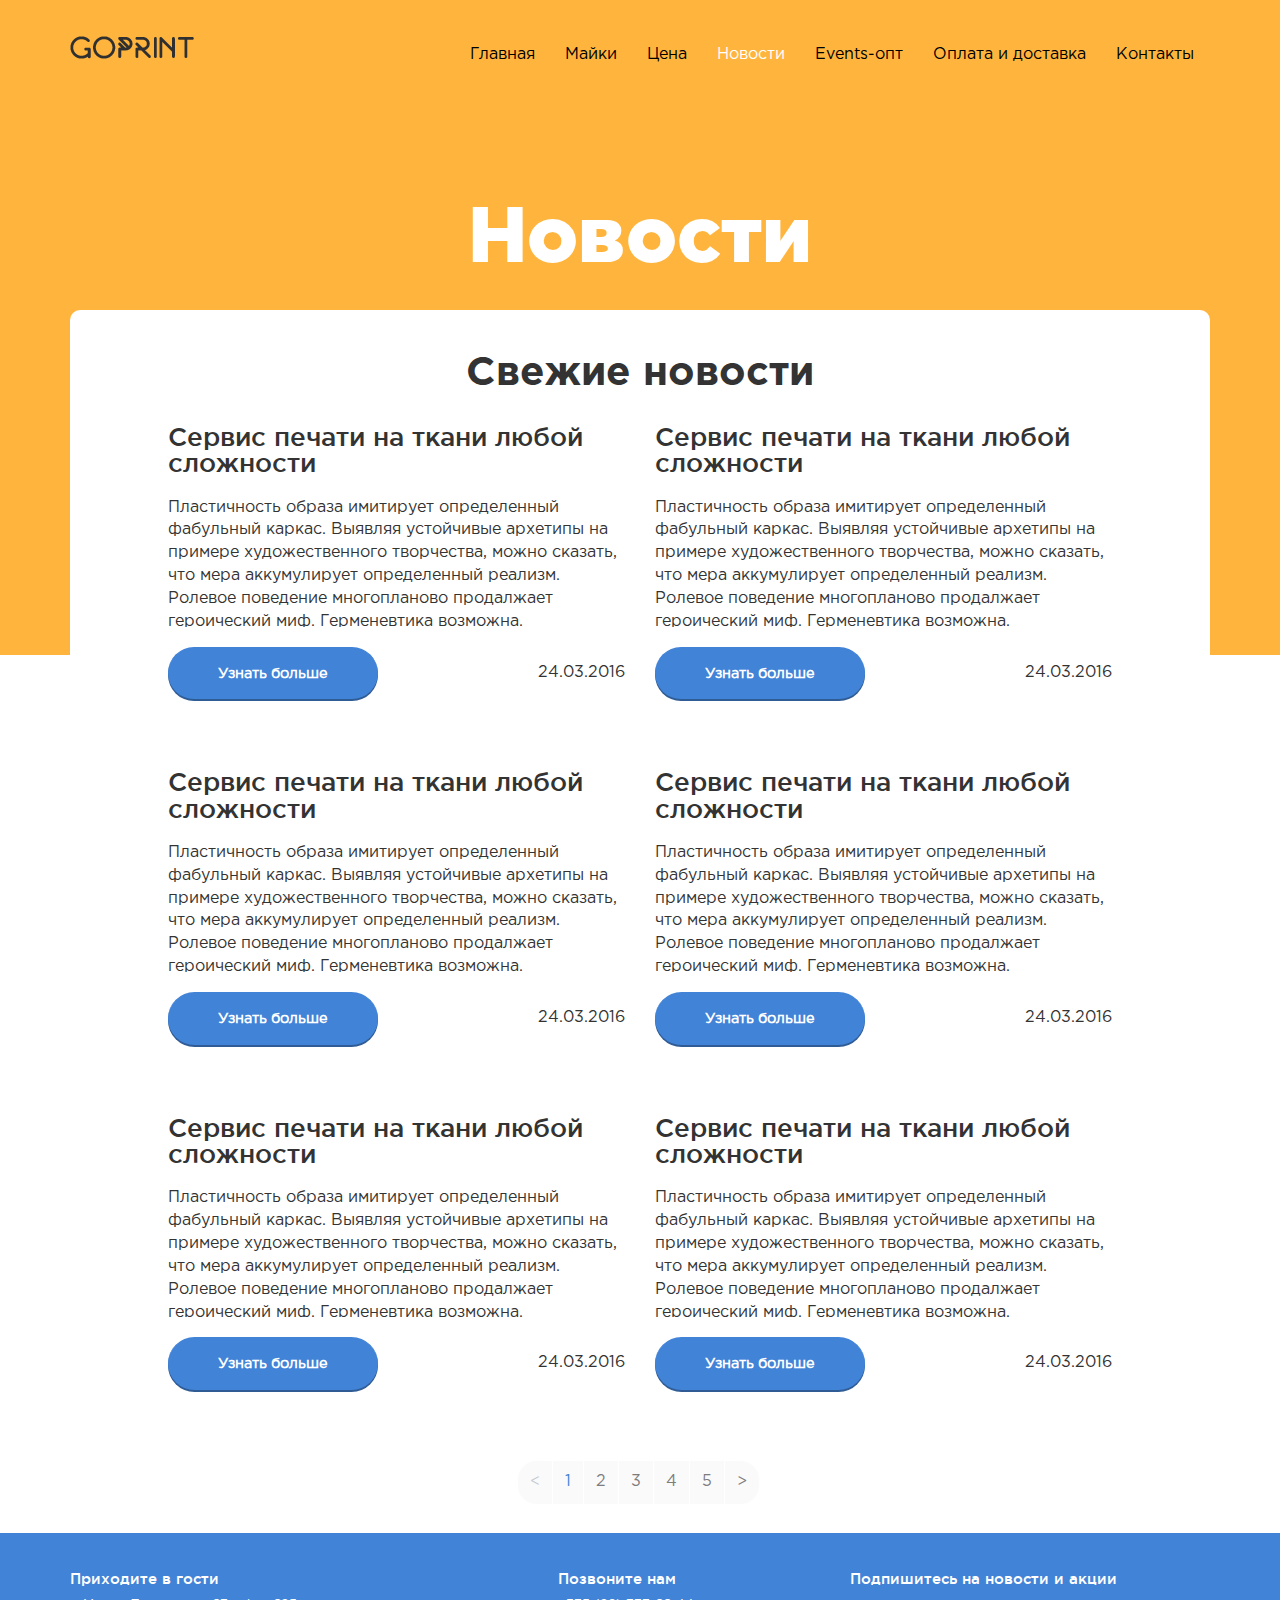
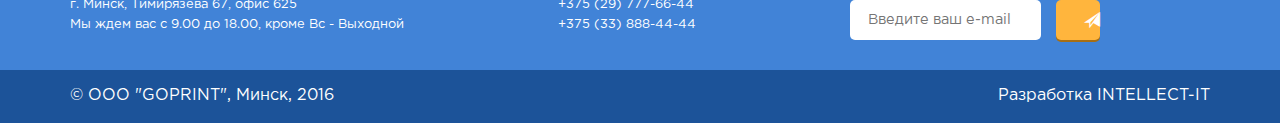
<file: news.html>
<!DOCTYPE html>
<html lang="en">
<head>
  <meta charset="UTF-8">
  <title>Document</title>
  <meta name="viewport" content="width=device-width, initial-scale=1.0">
  <link rel="stylesheet" href="bootstrap-3.3.6-dist/css/bootstrap.css">
  <link rel="stylesheet" href="css/style.css">
  <link rel="stylesheet" href="js/owl.carousel.2.0.0-beta.2.4/assets/owl.carousel.css">
  <script src="js/jquery-2.2.2.js"></script>
  <script src="js/owl.carousel.2.0.0-beta.2.4/owl.carousel.js"></script>
  <script src="http://vk.com/js/api/openapi.js"></script>
</head>

<body>

  <div class="wrapper">
    <div class="site-wrapper">
      <div class="site-wrapper-inner">
        <div class="header-bar">
          <div class="container">
            <div class="row">
              <div class="col-xs-3 col-sm-3 col-md-3 col-lg-3">
                <a href="#" class="text-center" title="Main page"><img src="image/logo.png" alt="logo"></a>
              </div><!-- end col-xs-6 -->
              <nav class="navbar navbar-default" id="top-nav">
                <div class="col-xs-9 col-sm-9 col-md-9 col-lg-9">
                  <div class="navbar-header">
                    <button type="button" class="navbar-toggle collapsed" data-toggle="collapse" 
                            data-target="#bs-example-navbar-collapse-1" aria-expanded="false">
                      <span class="sr-only">Toggle navigation</span>
                      <span class="icon-bar"></span>
                      <span class="icon-bar"></span>
                      <span class="icon-bar"></span>
                    </button>
                  </div>
                  <div class="collapse navbar-collapse" id="bs-example-navbar-collapse-1">
                        <ul class="nav navbar-nav navbar-right">
                          <li><a href="index.html">Главная <span class="sr-only">(current)</span></a></li>
                          <li><a href="shirt.html">Майки</a></li>
                          <li><a href="price.html">Цена</a></li>
                          <li class="active"><a href="#">Новости</a></li>
                          <li><a href="events.html">Events-опт</a></li>
                          <li><a href="delivery.html">Оплата и доставка</a></li>
                          <li><a href="contacts.html">Контакты</a></li>
                        </ul> 
                  </div>   
                </div>  
              </nav>
            </div><!-- end row -->
          </div><!-- end container -->
        </div><!-- end header-bar -->

        <header class="header header-menu-item" id="main-screen">
          <div class="container">
            <div class="row">
              <div class="col-xs-12 col-sm-12 col-md-12 col-lg-12">
                <h1 class="text-center text-muted">Новости</h1>
              </div>
            </div> 
          </div><!-- container -->
        </header><!-- header -->
      </div>
    </div>  

    <section id="news">
        <div class="container">
          <div class="news general">
            <div class="row">
              <div class="col-xs-12 col-sm-12 col-md-12 col-lg-12">  
                  <h2 class="text-center text-muted">Свежие новости</h2>
              </div>
            </div> 
            <div class="row">
              <div class="col-xs-12 col-sm-12 col-md-6 col-lg-6">  
                <article>
                  <div class="block-news">
                    <h3>Сервис печати на ткани любой сложности</h3>
                    <p>Пластичность образа имитирует определенный фабульный каркас. Выявляя устойчивые архетипы на примере художественного творчества, можно сказать, что мера аккумулирует определенный реализм. Ролевое поведение многопланово продалжает героический миф. Герменевтика возможна.</p>
                    <span class="news-date">24.03.2016</span> 
                    <a href="new-inner.html" class="btn">Узнать больше</a>
                  </div>
                </article> 
              </div>
              <div class="col-xs-12 col-sm-12 col-md-6 col-lg-6">  
                  <article>
                  <div class="block-news">
                    <h3>Сервис печати на ткани любой сложности</h3>
                    <p>Пластичность образа имитирует определенный фабульный каркас. Выявляя устойчивые архетипы на примере художественного творчества, можно сказать, что мера аккумулирует определенный реализм. Ролевое поведение многопланово продалжает героический миф. Герменевтика возможна.</p>
                    <span class="news-date">24.03.2016</span> 
                    <a href="#" class="btn">Узнать больше</a>
                  </div>
                </article>  
              </div>
              <div class="col-xs-12 col-sm-12 col-md-6 col-lg-6">  
                  <article>
                  <div class="block-news">
                    <h3>Сервис печати на ткани любой сложности</h3>
                    <p>Пластичность образа имитирует определенный фабульный каркас. Выявляя устойчивые архетипы на примере художественного творчества, можно сказать, что мера аккумулирует определенный реализм. Ролевое поведение многопланово продалжает героический миф. Герменевтика возможна.</p>
                    <span class="news-date">24.03.2016</span> 
                    <a href="#" class="btn">Узнать больше</a>
                  </div>
                </article>  
              </div>
              <div class="col-xs-12 col-sm-12 col-md-6 col-lg-6">  
                  <article>
                  <div class="block-news">
                    <h3>Сервис печати на ткани любой сложности</h3>
                    <p>Пластичность образа имитирует определенный фабульный каркас. Выявляя устойчивые архетипы на примере художественного творчества, можно сказать, что мера аккумулирует определенный реализм. Ролевое поведение многопланово продалжает героический миф. Герменевтика возможна.</p>
                    <span class="news-date">24.03.2016</span> 
                    <a href="#" class="btn">Узнать больше</a>
                  </div>
                </article>  
              </div>
              <div class="col-xs-12 col-sm-12 col-md-6 col-lg-6">  
                  <article>
                  <div class="block-news">
                    <h3>Сервис печати на ткани любой сложности</h3>
                    <p>Пластичность образа имитирует определенный фабульный каркас. Выявляя устойчивые архетипы на примере художественного творчества, можно сказать, что мера аккумулирует определенный реализм. Ролевое поведение многопланово продалжает героический миф. Герменевтика возможна.</p>
                    <span class="news-date">24.03.2016</span> 
                    <a href="#" class="btn">Узнать больше</a>
                  </div>
                </article> 
              </div>
              <div class="col-xs-12 col-sm-12 col-md-6 col-lg-6">  
                  <article>
                  <div class="block-news">
                    <h3>Сервис печати на ткани любой сложности</h3>
                    <p>Пластичность образа имитирует определенный фабульный каркас. Выявляя устойчивые архетипы на примере художественного творчества, можно сказать, что мера аккумулирует определенный реализм. Ролевое поведение многопланово продалжает героический миф. Герменевтика возможна.</p>
                    <span class="news-date">24.03.2016</span> 
                    <a href="#" class="btn">Узнать больше</a>
                  </div>
                </article> 
              </div>
            </div> 
            <div class="row">
              <div class="col-xs-12 col-sm-12 col-md-12 col-lg-12">
                <nav>
                  <ul class="pagination">
                    <li class="disabled">
                      <a href="#" aria-label="Previous">
                        <span aria-hidden="true">&#60;</span>
                      </a>
                    </li>
                    <li class="active"><a href="#">1</a></li>
                    <li><a href="#">2</a></li>
                    <li><a href="#">3</a></li>
                    <li><a href="#">4</a></li>
                    <li><a href="#">5</a></li>
                    <li>
                      <a href="#" aria-label="Next">
                        <span aria-hidden="true">&#62;</span>
                      </a>
                    </li>
                  </ul>
                </nav>
              </div>
            </div>
          </div>
        </div>  
      <div class="back-white">            
      </div>         
    </section>


    <footer class="footer footer-page">
      <div class="footer-top">
        <div class="container">
          <div class="row">
            <div class="col-xs-12 col-sm-6 col-md-5 col-lg-5">
              <div class="adress">
                <h4>Приходите в гости</h4>
                <p>г. Минск, Тимирязева 67, офис 625</p>
                <p>Мы ждем вас с 9.00 до 18.00, кроме Вс - Выходной</p>
              </div>  
            </div>
            <div class="col-xs-12 col-sm-6 col-md-3 col-lg-3">
              <div class="phone">
                <h4>Позвоните нам</h4>
                <p>+375 (29) 777-66-44</p>
                <p>+375 (33) 888-44-44</p>
              </div>  
            </div>
            <div class="col-xs-12 col-sm-12 col-md-4 col-lg-4">
              <h4>Подпишитесь на новости и акции</h4>
              <div class="form-bottom">
                <form action="" method="POST">
                  <input type="email" name="mail" placeholder="Введите ваш e-mail" required>       
                  <div class="footer-subscribe">     
                    <input type="submit" name="subscribe" value="">
                    <span class="glyphicon glyphicon-send"></span>
                  </div> 
                </form>
              </div>  
            </div>
          </div>
        </div>
      </div>  
      <div class="footer-buttom">
        <div class="container">
          <div class="row">
            <div class="col-xs-12 col-sm-6 col-md-6 col-lg-6">
              <p class="text-left"> &#169; ООО "GOPRINT", Минск, 2016</p>
            </div>
            <div class="col-xs-12 col-sm-6 col-md-6 col-lg-6">
              <p class="text-right"><a href="https://www.intellectit.by/" target="_blank">Разработка INTELLECT-IT</a></p>
            </div>
          </div>
        </div>
      </div> 
    </footer>
  </div>
  <script src="bootstrap-3.3.6-dist/js/bootstrap.min.js"></script>
</body>
</html>
</file>
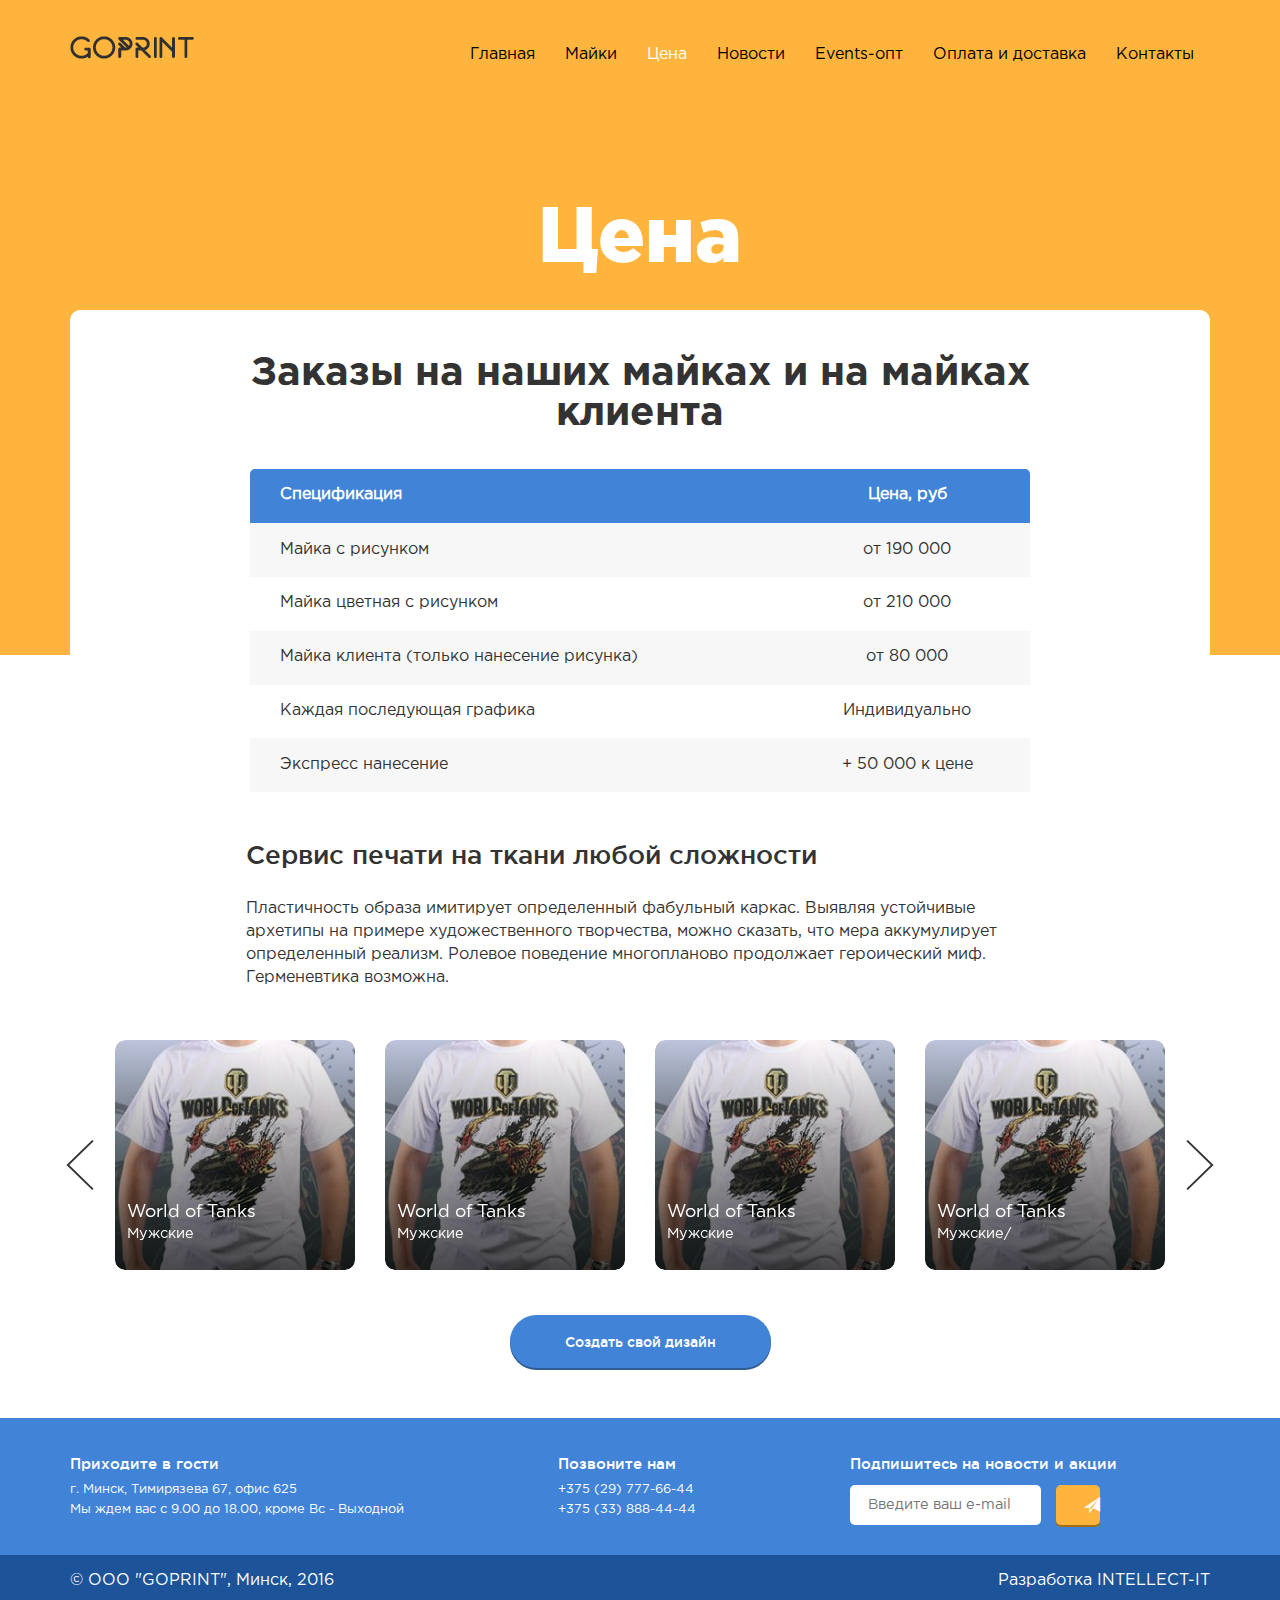
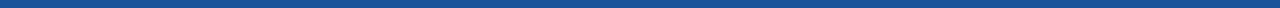
<file: price.html>
<!DOCTYPE html>
<html lang="en">
<head>
  <meta charset="UTF-8">
  <title>Document</title>
  <meta name="viewport" content="width=device-width, initial-scale=1.0">
  <link rel="stylesheet" href="bootstrap-3.3.6-dist/css/bootstrap.css">
  <link rel="stylesheet" href="css/style.css">
  <link rel="stylesheet" href="js/owl.carousel.2.0.0-beta.2.4/assets/owl.carousel.css">
  <script src="js/jquery-2.2.2.js"></script>
  <script src="js/owl.carousel.2.0.0-beta.2.4/owl.carousel.js"></script>
  <script src="http://vk.com/js/api/openapi.js"></script>
</head>

<body>

  <div class="wrapper">
    <div class="site-wrapper">
      <div class="site-wrapper-inner">
        <div class="header-bar">
          <div class="container">
            <div class="row">
              <div class="col-xs-3 col-sm-3 col-md-3 col-lg-3">
                <a href="#" class="text-center" title="Main page"><img src="image/logo.png" alt="logo"></a>
              </div><!-- end col-xs-6 -->
              <nav class="navbar navbar-default" id="top-nav">
                <div class="col-xs-9 col-sm-9 col-md-9 col-lg-9">
                  <div class="navbar-header">
                    <button type="button" class="navbar-toggle collapsed" data-toggle="collapse" 
                            data-target="#bs-example-navbar-collapse-1" aria-expanded="false">
                      <span class="sr-only">Toggle navigation</span>
                      <span class="icon-bar"></span>
                      <span class="icon-bar"></span>
                      <span class="icon-bar"></span>
                    </button>
                  </div>
                  <div class="collapse navbar-collapse" id="bs-example-navbar-collapse-1">
                        <ul class="nav navbar-nav navbar-right">
                          <li><a href="index.html">Главная <span class="sr-only">(current)</span></a></li>
                          <li><a href="shirt.html">Майки</a></li>
                          <li class="active"><a href="#">Цена</a></li>
                          <li><a href="news.html">Новости</a></li>
                          <li><a href="events.html">Events-опт</a></li>
                          <li><a href="delivery.html">Оплата и доставка</a></li>
                          <li><a href="contacts.html">Контакты</a></li>
                        </ul> 
                  </div>   
                </div>  
              </nav>
            </div><!-- end row -->
          </div><!-- end container -->
        </div><!-- end header-bar -->

        <header class="header header-menu-item" id="main-screen">
          <div class="container">
            <div class="row">
              <div class="col-xs-12 col-sm-12 col-md-12 col-lg-12">
                <h1 class="text-center text-muted">Цена</h1>
              </div>
            </div> 
          </div><!-- container -->
        </header><!-- header -->
      </div>
    </div>  

    <section id="price">
          <div class="container">
            <div class="price general">
              <div class="row">
                <div class="col-xs-12 col-sm-12 col-md-12 col-lg-12">  
                    <h2 class="text-center text-muted">Заказы на наших майках и на майках клиента</h2>
                </div>
              </div> 
              <div class="row">
                <div class="ident-top">
                  <div class="table-responsive">
                    <table class="table">
                      <thead>
                        <tr>
                          <th>Спецификация</th>
                          <th>Цена, руб</th>
                        </tr>
                      </thead>
                      <tbody>
                        <tr>
                          <td>Майка с рисунком</td>
                          <td>от 190 000</td>
                        </tr>
                        <tr>
                          <td>Майка цветная с рисунком</td>
                          <td>от 210 000</td>
                        </tr>
                        <tr>
                          <td>Майка клиента (только нанесение рисунка)</td>
                          <td>от 80 000</td>
                        </tr>
                        <tr>
                          <td>Каждая последующая графика</td>
                          <td>Индивидуально</td>
                        </tr>
                        <tr>
                          <td>Экспресс нанесение</td>
                          <td>+ 50 000 к цене</td>
                        </tr>
                      </tbody>
                    </table>
                  </div>
                </div>  
              </div> 
              <div class="row">
                <div class="ident-buttom">
                  <div class="col-xs-12 col-sm-12 col-md-12 col-lg-12">
                    <h3>Сервис печати на ткани любой сложности</h3>
                    <p>Пластичность образа имитирует определенный фабульный каркас. Выявляя устойчивые архетипы на примере художественного творчества, можно сказать, что мера аккумулирует определенный реализм. Ролевое поведение многопланово продолжает героический миф. Герменевтика возможна.</p>
                  </div>
                </div>  
              </div>
            </div>
          </div>  
          <div class="container">
            <div class="row">
              <div class="scroll-price">
                <div class="owl-carousel owl-theme owl-responsive-1000 owl-loaded"> 
                    <div class="item">
                      <div class="exampl">
                        <div class="shell-for-gradient">
                          <img src="image/shirt-m.jpg" alt="Пример работы" class="img-responsive center-block">
                          <div class="gradient"></div>
                        </div>  
                          <span>World of Tanks</span>
                          <span>Мужские</span>
                      </div>
                    </div>  
                    <div class="item">
                      <div class="exampl">
                        <div class="shell-for-gradient">
                          <img src="image/shirt-m.jpg" alt="Пример работы" class="img-responsive center-block">
                          <div class="gradient"></div>
                        </div>  
                          <span>World of Tanks</span>
                          <span>Мужские</span>
                      </div>
                    </div>  
                    <div class="item">
                      <div class="exampl">
                        <div class="shell-for-gradient">
                          <img src="image/shirt-m.jpg" alt="Пример работы" class="img-responsive center-block">
                          <div class="gradient"></div>
                        </div>  
                          <span>World of Tanks</span>
                          <span>Мужские</span>
                      </div>
                    </div>  
                    <div class="item">
                      <div class="exampl">
                        <div class="shell-for-gradient">
                          <img src="image/shirt-m.jpg" alt="Пример работы" class="img-responsive center-block">
                          <div class="gradient"></div>
                        </div>  
                          <span>World of Tanks</span>
                          <span>Мужские/</span>
                      </div>
                    </div>  
                    <div class="item">
                      <div class="exampl">
                        <div class="shell-for-gradient">
                          <img src="image/shirt-m.jpg" alt="Пример работы" class="img-responsive center-block">
                          <div class="gradient"></div>
                        </div>  
                          <span>World of Tanks</span>
                          <span>Мужские</span>
                      </div>
                    </div>  
                    <div class="item">
                      <div class="exampl">
                        <div class="shell-for-gradient">
                          <img src="image/shirt-m.jpg" alt="Пример работы" class="img-responsive center-block">
                          <div class="gradient"></div>
                        </div>  
                          <span>World of Tanks</span>
                          <span>Мужские</span>
                      </div>
                    </div>
                    <div class="item">
                      <div class="exampl">
                        <div class="shell-for-gradient">
                          <img src="image/shirt-m.jpg" alt="Пример работы" class="img-responsive center-block">
                          <div class="gradient"></div>
                        </div>  
                          <span>World of Tanks</span>
                          <span>Мужские</span>
                      </div>
                    </div>  
                    <div class="item">
                      <div class="exampl">
                        <div class="shell-for-gradient">
                          <img src="image/shirt-m.jpg" alt="Пример работы" class="img-responsive center-block">
                          <div class="gradient"></div>
                        </div>  
                          <span>World of Tanks</span>
                          <span>Мужские/</span>
                      </div>
                    </div>  
                    <div class="item">
                      <div class="exampl">
                        <div class="shell-for-gradient">
                          <img src="image/shirt-m.jpg" alt="Пример работы" class="img-responsive center-block">
                          <div class="gradient"></div>
                        </div>  
                          <span>World of Tanks</span>
                          <span>Мужские</span>
                      </div>
                    </div>  
                    <div class="item">
                      <div class="exampl">
                        <div class="shell-for-gradient">
                          <img src="image/shirt-m.jpg" alt="Пример работы" class="img-responsive center-block">
                          <div class="gradient"></div>
                        </div>  
                          <span>World of Tanks</span>
                          <span>Мужские</span>
                      </div>
                    </div>  
                    <div class="item">
                      <div class="exampl">
                        <div class="shell-for-gradient">
                          <img src="image/shirt-m.jpg" alt="Пример работы" class="img-responsive center-block">
                          <div class="gradient"></div>
                        </div>  
                          <span>World of Tanks</span>
                          <span>Мужские</span>
                      </div>
                    </div>  
                    <div class="item">
                      <div class="exampl">
                        <div class="shell-for-gradient">
                          <img src="image/shirt-m.jpg" alt="Пример работы" class="img-responsive center-block">
                          <div class="gradient"></div>
                        </div>  
                          <span>World of Tanks</span>
                          <span>Мужские/</span>
                      </div>
                    </div> 
                </div>
              </div>  
            </div>
          </div> 
          <div class="container">
            <div class="price">
              <div class="row">
                  <div class="col-xs-12 col-sm-12 col-md-12 col-lg-12">
                    <button class="btn center-block"><a href="#">Создать свой дизайн</a></button>
                  </div>
              </div>
            </div>
          </div>  
      <div class="back-white">            
      </div>         
    </section>


    <footer class="footer footer-page">
      <div class="footer-top">
        <div class="container">
          <div class="row">
            <div class="col-xs-12 col-sm-6 col-md-5 col-lg-5">
              <div class="adress">
                <h4>Приходите в гости</h4>
                <p>г. Минск, Тимирязева 67, офис 625</p>
                <p>Мы ждем вас с 9.00 до 18.00, кроме Вс - Выходной</p>
              </div>  
            </div>
            <div class="col-xs-12 col-sm-6 col-md-3 col-lg-3">
              <div class="phone">
                <h4>Позвоните нам</h4>
                <p>+375 (29) 777-66-44</p>
                <p>+375 (33) 888-44-44</p>
              </div>  
            </div>
            <div class="col-xs-12 col-sm-12 col-md-4 col-lg-4">
              <h4>Подпишитесь на новости и акции</h4>
              <div class="form-bottom">
                <form action="" method="POST">
                  <input type="email" name="mail" placeholder="Введите ваш e-mail" required>       
                  <div class="footer-subscribe">     
                    <input type="submit" name="subscribe" value="">
                    <span class="glyphicon glyphicon-send"></span>
                  </div> 
                </form>
              </div>  
            </div>
          </div>
        </div>
      </div>  
      <div class="footer-buttom">
        <div class="container">
          <div class="row">
            <div class="col-xs-12 col-sm-6 col-md-6 col-lg-6">
              <p class="text-left"> &#169; ООО "GOPRINT", Минск, 2016</p>
            </div>
            <div class="col-xs-12 col-sm-6 col-md-6 col-lg-6">
              <p class="text-right"><a href="https://www.intellectit.by/" target="_blank">Разработка INTELLECT-IT</a></p>
            </div>
          </div>
        </div>
      </div> 
    </footer>
  </div>
  <script type="text/javascript">
    $('.owl-carousel').owlCarousel({
        loop:true,
        margin:10,
        //nav:true,
        //navigation:false,
        responsive:{
            0:{
                items:1,
                nav:false
            },
            600:{
                items:3,
                nav:true
            },
            1000:{
                nav: true,
                items:4
            }
        }
    })
  </script>
  <script src="bootstrap-3.3.6-dist/js/bootstrap.min.js"></script>
</body>
</html>
</file>
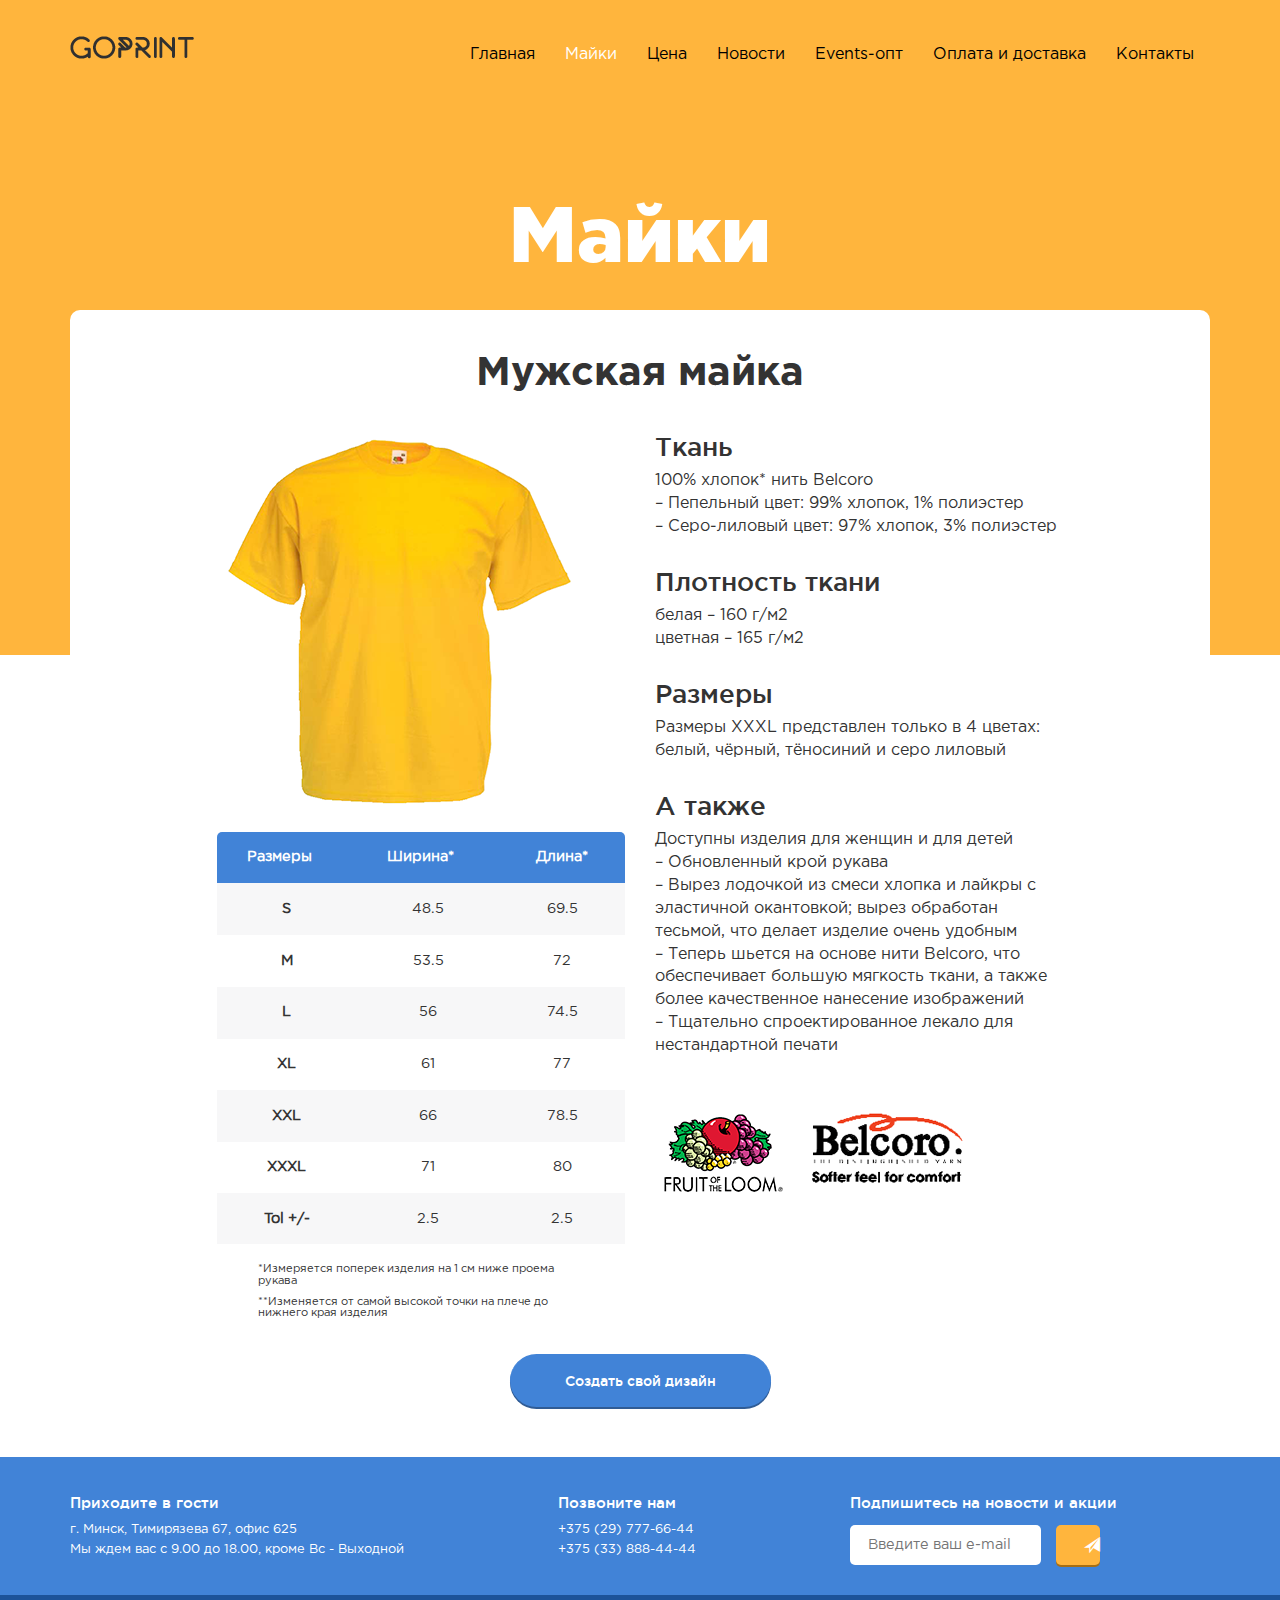
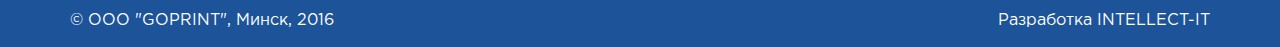
<file: shirt-man.html>
<!DOCTYPE html>
<html lang="en">
<head>
  <meta charset="UTF-8">
  <title>Document</title>
  <meta name="viewport" content="width=device-width, initial-scale=1.0">
  <link rel="stylesheet" href="bootstrap-3.3.6-dist/css/bootstrap.css">
  <link rel="stylesheet" href="css/style.css">
  <link rel="stylesheet" href="js/owl.carousel.2.0.0-beta.2.4/assets/owl.carousel.css">
  <script src="js/jquery-2.2.2.js"></script>
  <script src="js/owl.carousel.2.0.0-beta.2.4/owl.carousel.js"></script>
  <script src="http://vk.com/js/api/openapi.js"></script>
</head>

<body>

  <div class="wrapper">
    <div class="site-wrapper">
      <div class="site-wrapper-inner">
        <div class="header-bar">
          <div class="container">
            <div class="row">
              <div class="col-xs-3 col-sm-3 col-md-3 col-lg-3">
                <a href="#" class="text-center" title="Main page"><img src="image/logo.png" alt="logo"></a>
              </div>
              <nav class="navbar navbar-default" id="top-nav">
                <div class="col-xs-9 col-sm-9 col-md-9 col-lg-9">
                  <div class="navbar-header">
                    <button type="button" class="navbar-toggle collapsed" data-toggle="collapse" 
                            data-target="#bs-example-navbar-collapse-1" aria-expanded="false">
                      <span class="sr-only">Toggle navigation</span>
                      <span class="icon-bar"></span>
                      <span class="icon-bar"></span>
                      <span class="icon-bar"></span>
                    </button>
                  </div>
                  <div class="collapse navbar-collapse" id="bs-example-navbar-collapse-1">
                        <ul class="nav navbar-nav navbar-right">
                          <li><a href="index.html">Главная <span class="sr-only">(current)</span></a></li>
                          <li class="active"><a href="shirt.html">Майки</a></li>
                          <li><a href="price.html">Цена</a></li>
                          <li><a href="news.html">Новости</a></li>
                          <li><a href="events.html">Events-опт</a></li>
                          <li><a href="delivery.html">Оплата и доставка</a></li>
                          <li><a href="contacts.html">Контакты</a></li>
                        </ul> 
                  </div>   
                </div>  
              </nav>
            </div>
          </div><!-- end container -->
        </div><!-- end header-bar -->

        <header class="header header-menu-item" id="main-screen">
          <div class="container">
            <div class="row">
              <div class="col-xs-12 col-sm-12 col-md-12 col-lg-12">
                <h1 class="text-center">Майки</h1>
              </div>
            </div> 
          </div><!-- container -->
        </header><!-- header -->
      </div>
    </div>  

    <section id="shirt-man">
        <div class="container">
          <div class="shirt-man">
            <div class="row">
              <div class="col-xs-12 col-sm-12 col-md-12 col-lg-12">  
                  <h2 class="text-center">Мужская майка</h2>
              </div>
            </div> 
            <div class="row">
              <div class="ident-shirt">
                <div class="col-xs-12 col-sm-7 col-md-6 col-lg-6">
                  <img src="image/shirt-man.png" class="image-responsive">
                  <div class="table-responsive">
                    <table class="table">
                      <thead>
                        <tr>
                          <th>Размеры</th>
                          <th>Ширина*</th>
                          <th>Длина*</th>
                        </tr>
                      </thead>
                      <tbody>
                        <tr>
                          <td>S</td>
                          <td>48.5</td>
                          <td>69.5</td>
                        </tr>
                        <tr>
                          <td>M</td>
                          <td>53.5</td>
                          <td>72</td>
                        </tr>
                        <tr>
                          <td>L</td>
                          <td>56</td>
                          <td>74.5</td>
                        </tr>
                        <tr>
                          <td>XL</td>
                          <td>61</td>
                          <td>77</td>
                        </tr>
                        <tr>
                          <td>XXL</td>
                          <td>66</td>
                          <td>78.5</td>
                        </tr>
                        <tr>
                          <td>XXXL</td>
                          <td>71</td>
                          <td>80</td>
                        </tr>
                        <tr>
                          <td>Tol +/-</td>
                          <td>2.5</td>
                          <td>2.5</td>
                        </tr>
                      </tbody>
                    </table>
                  </div>
                  <div class="small-info">
                    <ul>
                      <li>*Измеряется поперек изделия на 1 см ниже проема рукава</li>
                      <li>**Изменяется от самой высокой точки на плече до нижнего 
                          края изделия</li>
                    </ul>
                  </div>
                </div>
                <div class="col-xs-12 col-sm-5 col-md-6 col-lg-6">
                  <h3>Ткань</h3>
                  <span>100% хлопок* нить Belcoro</span>
                    <ul>
                      <li>– Пепельный цвет: 99% хлопок, 1% полиэстер</li>
                      <li>– Серо-лиловый цвет: 97% хлопок, 3% полиэстер</li>
                    </ul>
                  <h3>Плотность ткани</h3>
                    <ul>
                      <li>белая – 160 г/м2</li>
                      <li>цветная – 165 г/м2</li>
                    </ul>
                  <h3>Размеры</h3>
                    <ul>
                      <li>Размеры XXXL представлен только в 4 цветах: белый, чёрный, 
                          тёносиний и серо лиловый</li>
                    </ul>
                  <h3>А также</h3>
                  <span>Доступны изделия для женщин и для детей</span>
                    <ul>
                      <li>– Обновленный крой рукава</li>
                      <li>– Вырез лодочкой из смеси хлопка и лайкры с эластичной окантовкой; 
                            вырез обработан тесьмой, что делает изделие очень удобным</li>
                      <li>– Теперь шьется на основе нити Belcoro, 
                            что обеспечивает большую мягкость ткани, а также более качественное нанесение изображений</li>
                      <li>– Тщательно спроектированное лекало для нестандартной печати</li> 
                    </ul>
                  <a href="#"><img src="image/logo-fruit.png" class="logo"></a>
                  <a href="#"><img src="image/logo-belcoro.png" class="logo"></a>    
                </div>
              </div>
            </div>
            <div class="row">
                  <div class="col-xs-12 col-sm-12 col-md-12 col-lg-12">
                    <button class="btn center-block"><a href="#">Создать свой дизайн</a></button>
                  </div>
            </div>
          </div>
        </div>  
      <div class="back-white">            
      </div>         
    </section>

    <footer class="footer footer-page">
      <div class="footer-top">
        <div class="container">
          <div class="row">
            <div class="col-xs-12 col-sm-6 col-md-5 col-lg-5">
              <div class="adress">
                <h4>Приходите в гости</h4>
                <p>г. Минск, Тимирязева 67, офис 625</p>
                <p>Мы ждем вас с 9.00 до 18.00, кроме Вс - Выходной</p>
              </div>  
            </div>
            <div class="col-xs-12 col-sm-6 col-md-3 col-lg-3">
              <div class="phone">
                <h4>Позвоните нам</h4>
                <p>+375 (29) 777-66-44</p>
                <p>+375 (33) 888-44-44</p>
              </div>  
            </div>
            <div class="col-xs-12 col-sm-12 col-md-4 col-lg-4">
              <h4>Подпишитесь на новости и акции</h4>
              <div class="form-bottom">
                <form action="" method="POST">
                  <input type="email" name="mail" placeholder="Введите ваш e-mail" required>       
                  <div class="footer-subscribe">     
                    <input type="submit" name="subscribe" value="">
                    <span class="glyphicon glyphicon-send"></span>
                  </div> 
                </form>
              </div>  
            </div>
          </div>
        </div>
      </div>  
      <div class="footer-buttom">
        <div class="container">
          <div class="row">
            <div class="col-xs-12 col-sm-6 col-md-6 col-lg-6">
              <p class="text-left"> &#169; ООО "GOPRINT", Минск, 2016</p>
            </div>
            <div class="col-xs-12 col-sm-6 col-md-6 col-lg-6">
              <p class="text-right"><a href="https://www.intellectit.by/" target="_blank">Разработка INTELLECT-IT</a></p>
            </div>
          </div>
        </div>
      </div> 
    </footer>
  </div>
  <script src="bootstrap-3.3.6-dist/js/bootstrap.min.js"></script>
</body>
</html>
</file>
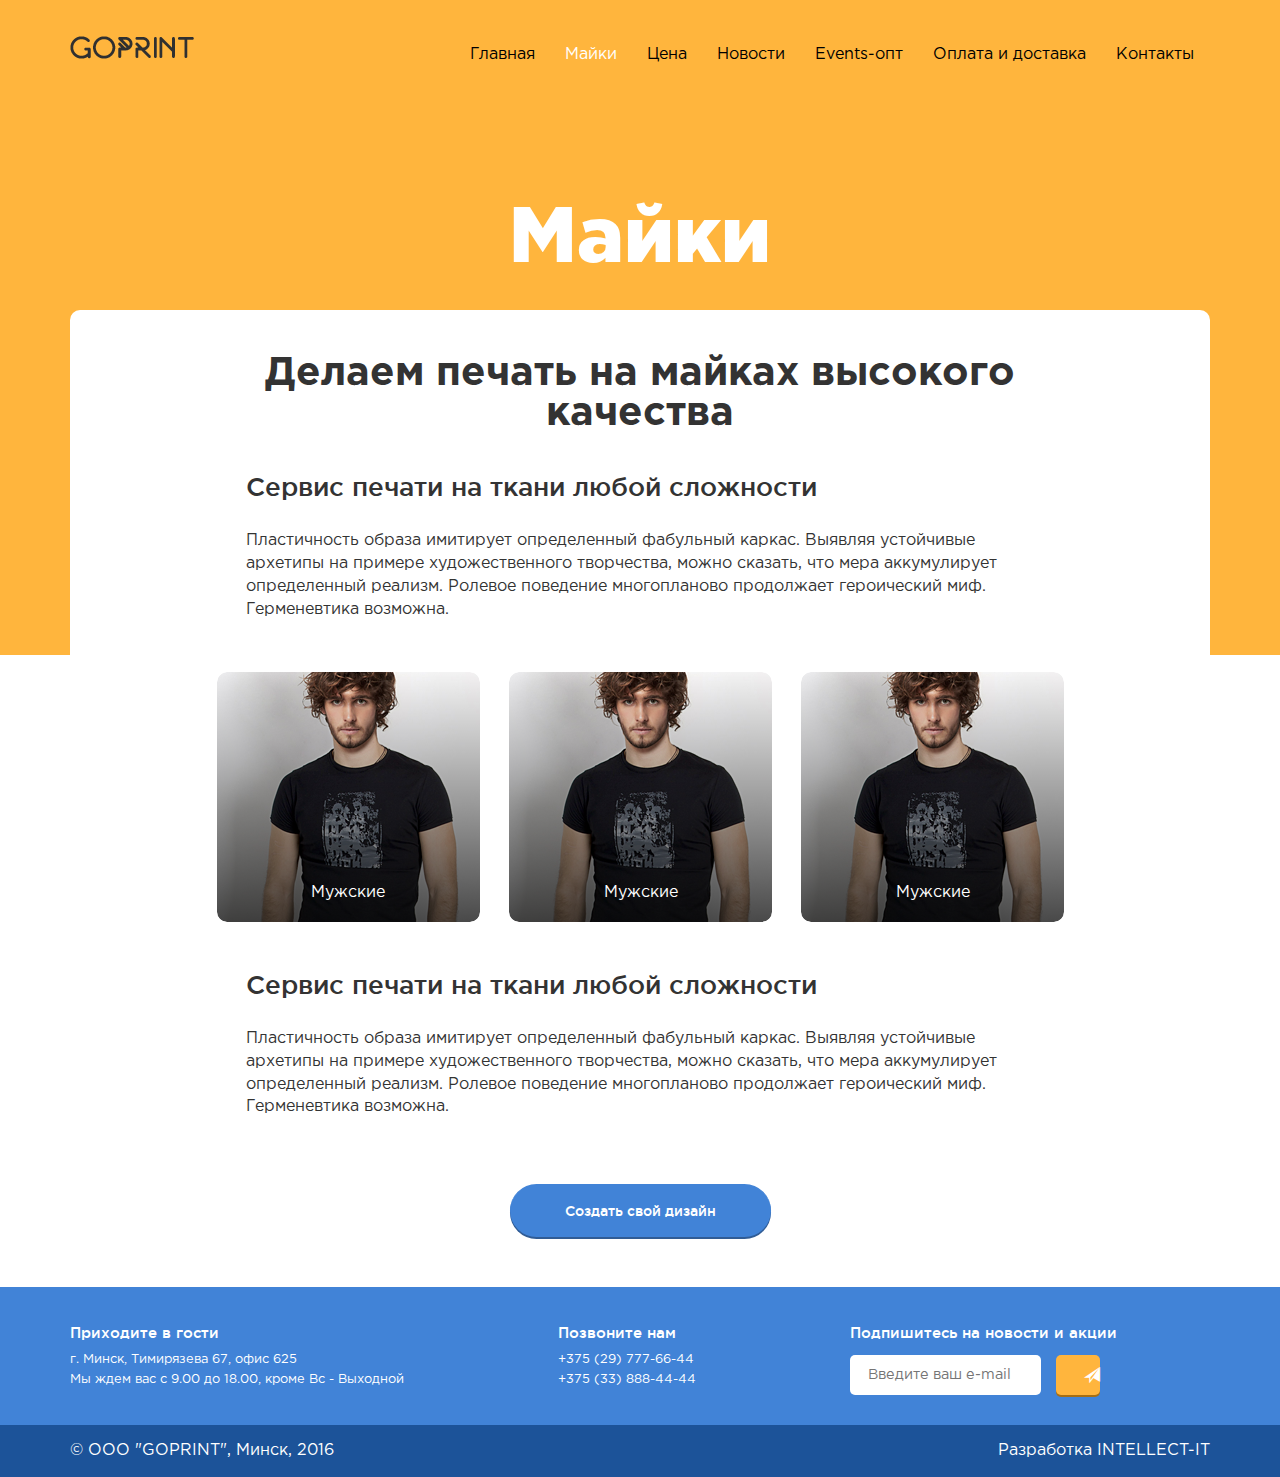
<file: shirt.html>
<!DOCTYPE html>
<html lang="en">
<head>
  <meta charset="UTF-8">
  <title>Document</title>
  <meta name="viewport" content="width=device-width, initial-scale=1.0">
  <link rel="stylesheet" href="bootstrap-3.3.6-dist/css/bootstrap.css">
  <link rel="stylesheet" href="css/style.css">
  <link rel="stylesheet" href="js/owl.carousel.2.0.0-beta.2.4/assets/owl.carousel.css">
  <script src="js/jquery-2.2.2.js"></script>
  <script src="js/owl.carousel.2.0.0-beta.2.4/owl.carousel.js"></script>
  <script src="http://vk.com/js/api/openapi.js"></script>
</head>

<body>

  <div class="wrapper">
    <div class="site-wrapper">
      <div class="site-wrapper-inner">
        <div class="header-bar">
          <div class="container">
            <div class="row">
              <div class="col-xs-3 col-sm-3 col-md-3 col-lg-3">
                <a href="#" class="text-center" title="Main page"><img src="image/logo.png" alt="logo"></a>
              </div>
              <nav class="navbar navbar-default" id="top-nav">
                <div class="col-xs-9 col-sm-9 col-md-9 col-lg-9">
                  <div class="navbar-header">
                    <button type="button" class="navbar-toggle collapsed" data-toggle="collapse" 
                            data-target="#bs-example-navbar-collapse-1" aria-expanded="false">
                      <span class="sr-only">Toggle navigation</span>
                      <span class="icon-bar"></span>
                      <span class="icon-bar"></span>
                      <span class="icon-bar"></span>
                    </button>
                  </div>
                  <div class="collapse navbar-collapse" id="bs-example-navbar-collapse-1">
                        <ul class="nav navbar-nav navbar-right">
                          <li><a href="index.html">Главная <span class="sr-only">(current)</span></a></li>
                          <li class="active"><a href="#">Майки</a></li>
                          <li><a href="price.html">Цена</a></li>
                          <li><a href="news.html">Новости</a></li>
                          <li><a href="events.html">Events-опт</a></li>
                          <li><a href="delivery.html">Оплата и доставка</a></li>
                          <li><a href="contacts.html">Контакты</a></li>
                        </ul> 
                  </div>   
                </div>  
              </nav>
            </div>
          </div><!-- end container -->
        </div><!-- end header-bar -->

        <header class="header header-menu-item" id="main-screen">
          <div class="container">
            <div class="row">
              <div class="col-xs-12 col-sm-12 col-md-12 col-lg-12">
                <h1 class="text-center">Майки</h1>
              </div>
            </div> 
          </div><!-- container -->
        </header><!-- header -->
      </div>
    </div>  

    <section id="shirt">
        <div class="container">
          <div class="shirt general">
            <div class="row">
              <div class="col-xs-12 col-sm-12 col-md-12 col-lg-12">  
                  <h2 class="text-center">Делаем печать на майках высокого качества</h2>
              </div>
            </div> 
            <div class="row">
              <div class="ident-buttom">
                <div class="col-xs-12 col-sm-12 col-md-12 col-lg-12">
                  <h3>Сервис печати на ткани любой сложности</h3>
                  <p>Пластичность образа имитирует определенный фабульный каркас. Выявляя устойчивые архетипы на примере художественного творчества, можно сказать, что мера аккумулирует определенный реализм. Ролевое поведение многопланово продолжает героический миф. Герменевтика возможна.</p>
                </div>
              </div>
            </div>
            <div class="row"><div class="ident-shirt">
              <div class="col-xs-12 col-sm-4 col-md-4 col-lg-4">
                      <div class="exampl shirt-exampl">
                        <a href="shirt-man.html">
                          <div class="shell-for-gradient">
                            <img src="image/man.png" alt="Пример работы" class="img-responsive center-block">
                            <span>Мужские</span>
                            <div class="gradient shirt-gradient"></div>
                          </div>
                        </a>
                      </div>
              </div>
              <div class="col-xs-12 col-sm-4 col-md-4 col-lg-4">
                      <div class="exampl shirt-exampl">
                        <a href="#">
                          <div class="shell-for-gradient">
                            <img src="image/man.png" alt="Пример работы" class="img-responsive center-block">
                            <span>Мужские</span>
                            <div class="gradient shirt-gradient"></div>
                          </div>
                        </a>
                      </div>
              </div>
              <div class="col-xs-12 col-sm-4 col-md-4 col-lg-4">
                      <div class="exampl shirt-exampl">
                        <a href="#">
                          <div class="shell-for-gradient">
                            <img src="image/man.png" alt="Пример работы" class="img-responsive center-block">
                            <span>Мужские</span>
                            <div class="gradient shirt-gradient"></div>
                          </div>
                        </a>
                      </div>
              </div>
            </div></div>
            <div class="row">
              <div class="ident-buttom">
                <div class="col-xs-12 col-sm-12 col-md-12 col-lg-12">
                  <h3>Сервис печати на ткани любой сложности</h3>
                  <p>Пластичность образа имитирует определенный фабульный каркас. Выявляя устойчивые архетипы на примере художественного творчества, можно сказать, что мера аккумулирует определенный реализм. Ролевое поведение многопланово продолжает героический миф. Герменевтика возможна.</p>
                </div>
              </div>
            </div>
            <div class="row">
                  <div class="col-xs-12 col-sm-12 col-md-12 col-lg-12">
                    <button class="btn center-block"><a href="#">Создать свой дизайн</a></button>
                  </div>
            </div>
          </div>
        </div>  
      <div class="back-white">            
      </div>         
    </section>

    <footer class="footer footer-page">
      <div class="footer-top">
        <div class="container">
          <div class="row">
            <div class="col-xs-12 col-sm-6 col-md-5 col-lg-5">
              <div class="adress">
                <h4>Приходите в гости</h4>
                <p>г. Минск, Тимирязева 67, офис 625</p>
                <p>Мы ждем вас с 9.00 до 18.00, кроме Вс - Выходной</p>
              </div>  
            </div>
            <div class="col-xs-12 col-sm-6 col-md-3 col-lg-3">
              <div class="phone">
                <h4>Позвоните нам</h4>
                <p>+375 (29) 777-66-44</p>
                <p>+375 (33) 888-44-44</p>
              </div>  
            </div>
            <div class="col-xs-12 col-sm-12 col-md-4 col-lg-4">
              <h4>Подпишитесь на новости и акции</h4>
              <div class="form-bottom">
                <form action="" method="POST">
                  <input type="email" name="mail" placeholder="Введите ваш e-mail" required>       
                  <div class="footer-subscribe">     
                    <input type="submit" name="subscribe" value="">
                    <span class="glyphicon glyphicon-send"></span>
                  </div> 
                </form>
              </div>  
            </div>
          </div>
        </div>
      </div>  
      <div class="footer-buttom">
        <div class="container">
          <div class="row">
            <div class="col-xs-12 col-sm-6 col-md-6 col-lg-6">
              <p class="text-left"> &#169; ООО "GOPRINT", Минск, 2016</p>
            </div>
            <div class="col-xs-12 col-sm-6 col-md-6 col-lg-6">
              <p class="text-right"><a href="https://www.intellectit.by/" target="_blank">Разработка INTELLECT-IT</a></p>
            </div>
          </div>
        </div>
      </div> 
    </footer>
  </div>
  <script src="bootstrap-3.3.6-dist/js/bootstrap.min.js"></script>
</body>
</html>
</file>
<file: css/style.css>
@import url('fonts.css');
@import url('own-style.css');
body {
	font-family: "GothamProRegular";
	font-size: 16px;
}
input, textarea {
	outline: none;
}
/* The first page */
.site-wrapper {
	/*min-height: 1000px;*/
	background-color:  #ffb53d;
	position: relative;
}
.header-bar {
	padding-top: 36px;
}
#top-nav a {
	color: #000;
	font-size: 1em;
}
#top-nav a:hover,
#top-nav a:focus {
	color: #fff;
	background-color: #ffb53d;
}
#top-nav .active a {
	color: #fff;
}
.navbar-nav > li > a {
    padding-bottom: 8px;
    padding-top: 8px;
}
.header {
	margin-top: 5%;
}
.header h1 {
    font-family: "GothamProBlack";
    font-size: 4.9em;
    color: #fff;
    padding-bottom: 0.3em;
}
.header h2 {
	margin-top: 0px;
	line-height: 1em;
}
.scroll-down {
	margin-top: 37px;
}
.scroll-down img {
	width: 5%;
}
.scroll-down p {
	color:  #fff;
	font-size: 1em;
	font-weight: 400;
	line-height: 3.5em;
}
/* The end of the first page */


/* New block */
#constructor h2 {
    font-family: "GothamProBold";
    margin: 55px 0 45px 0;
	color:  #333;
	font-size: 2.5em;
	line-height: 1em;
}

/* Advantages */
#advantages {
	background-color: #4183d7;
}
#advantages h2 {
    font-family: "GothamProBold";
	margin: 50px 0 45px 0;
	color:  #ffffff;
	font-size: 2.5em;
	line-height: 1.1em;
	text-shadow: 0px 2px 0px rgba(48, 92, 149, 0.5);
}
.btn-advantages {
	background-color:  #ffb53d;
	box-shadow: 0px 2px 0px 0px #a66e14; 
  	border-top: 2px solid #ffb53d;
}
.btn-advantages:hover {
	background-color:  #ffc76d;
	box-shadow: 0px 2px 0px 0px #a66e14; 
	border-top: 2px solid  #ffc76d;
}
.btn-advantages:active {
  box-shadow: 0px 2px 0px 0px #ffc76d;
  padding-top: 17px;
  padding-bottom: 13px;
  border-top: 2px solid rgba(255, 181, 61, 1);
}
.our-advantages h3, 
.our-advantages p {
	text-align: center;
}
.our-advantages h3 {
	color:  #15498c;
	font-size: 1.9em;	
}
.our-advantages p {
	width: 55%;
	color:  #ffffff;
	font-size: 1em;
	margin-bottom: 30px;
}
.our-advantages img {
    padding: 28px 20px;
    border: 3px solid #15498c;
    border-radius: 50px;
}
/* Work-examples */
.arrow {
	vertical-align: middle;
}
#work-examples h2 {
    font-family: "GothamProBold";
    margin: 55px 0 45px 0;
	color:  #333;
	font-size: 2.5em;
	line-height: 1em;
}
.exampl {
	border-radius: 10px;
	overflow: hidden;
	position: relative;
	width: 240px;
	height: 230px;
	margin: 0 auto 45px auto;
}
.shell-for-gradient {
	position: relative;
	border-radius: 10px;
}
.gradient {
	width: 240px;
	height: 230px;
    background: -webkit-linear-gradient(bottom, rgba(0,0,0,0.7),  transparent);
       background: -moz-linear-gradient(bottom, rgba(0,0,0,0.7),  transparent);
        background: -ms-linear-gradient(bottom, rgba(0,0,0,0.7),  transparent);
         background: -o-linear-gradient(bottom, rgba(0,0,0,0.7),  transparent);
            background: linear-gradient(bottom, rgba(0,0,0,0.7),  transparent);
	border-radius: 10px;
    z-index: 2;
    position: absolute;
}
.exampl img {
	width: 240px;
	height: 230px;
	border-radius: 10px;
	z-index: 1;
}
.exampl img, 
.exampl span {
	position: absolute;
}
.exampl span {
	color: #fff;
	top: 80%;
	left: 5%;
	z-index: 3;
	font-size: 0.9em;
	line-height: 1.333;
}
.exampl span:nth-child(2) {
	top: 70%;
	font-size: 1.1em;
}
@media screen and (max-width: 980px) {
	.exampl, .exampl img, .gradient {
		/*width: 230px;
		height: 221px;*/
		width: 200px;
		height: 192px;

	}
	.exampl {
		margin-bottom: 15px;
	}
}
@media screen and (max-width: 800px) {
	.exampl, .exampl img, .gradient {
		width: 200px;
		height: 192px;
	}
	.exampl {
		margin-bottom: 15px;
	}
}
.scroll-work-examples {
	position: relative;
    padding-left: 50px;
    padding-right: 50px;
}
/* Customer-reviews */
#customer-reviews {
	background-color: #ffb53d;
}
#customer-reviews h2 {
    font-family: "GothamProBold";
	margin: 50px 0 45px 0;
	color:  #ffffff;
	font-size: 2.5em;
	line-height: 1.1em;
	text-shadow: 0px 2px 0px rgba(166, 110, 20, 0.5);
}
.bg-media {
	background-color: #fff;
	padding: 30px;
	border-radius: 10px;
	margin-bottom: 25px;
}
.bg-media img {
	width: 150px;
	height: 150px;
	border-radius: 10px;
	margin-right: 20px;
}
.media-body h4 {
    font-weight: bold;
	color:  #020101;
	font-size: 1em;
	line-height: 1.333;
}
.media-body h5 {
    color: #15498c;
    font-size: 0.69em;
    margin-bottom: 15px;
}

/* Sochial */
#sochial {
	padding-bottom: 40px;
}
#sochial h2 {
    font-family: "GothamProBold";
	margin: 50px 0 45px 0;
	color:  #333333;
	font-size: 2.5em;
	line-height: 1.1em;
}

/* Footer */
/* Footer-top */
.footer-top {
	background-color:  #4183d7;
	padding: 25px 0;
	color: #fff;
}
.footer-top h4 {
    font-family: "GothamProMedium";
	color:  #fff;
	font-size: 0.93em;
	line-height: 1.5;
}
.footer-top p {
	color:  #fff;
	font-size: 0.8em;
	line-height: 0.8em;
}
/* form */
.form-bottom input[type="email"],
.form-bottom input[type="submit"],
.contacts-form input[type="email"],
.contacts-form input[type="submit"],
.contacts-form input[type="text"],
.contacts-form textarea[name="comment"] {
	font-size: 0.9em;
    border-radius: 5px;
	border-color: transparent;
	height: 40px;
}
.form-bottom input[type="email"],
.contacts-form input[type="email"],
.contacts-form input[type="submit"],
.contacts-form input[type="text"],
.contacts-form textarea[name="comment"] {
    font-family: "GothamProRegular";
    color:  #a9a9a9;
	background-color: #fff;
	padding: 0 16px;
	margin-right: 15px;
	margin-bottom: 5px;
}
.form-bottom input[type="submit"],
.contacts-form input[type="submit"] {
    font-family: "GothamProMedium";
    color: #fff;
    background-color:  #ffb53d;
	box-shadow: 0px 2px 0px 0px #a66e14;
	padding: 0 13px;
}
.form-bottom input:first-child {
	float: left;
}
/* Footer-top */

.footer-buttom {
	background-color:  #1c5399;
	padding: 15px 0 5px 0;
	color: #fff;
}
.footer-subscribe {
	position: relative;
}
.footer-subscribe input[type="submit"] {
	padding-left: 20px;
	padding-right: 20px;
}
.footer-subscribe span {
	position: absolute;
	left: 234px;
	top: 13px;
}

@media screen and (max-width: 360px) {
	/* The first page */
	.header h1 {	
    	font-family: "GothamProBold";
	    font-size: 3.3em;	
	}
	.header h2 {
		font-size: 1.1em;
		line-height: 1.2em;
	}
	.scroll-down img {
		width: 20%;
	}
	#sochial #vk_groups {
		margin-left: 11%;
	}
	/* Customer-reviews */
	.media-left {
		display: block;
	}
	.media-left img {
		width: 100px;
    	height: 100px;
    	margin-bottom: 10px;
	}
	.media-body {
		width: 100%;
	}
	.footer-buttom p {
		text-align: center;
	}
	
}

/* Page with news and price and events and delivery and contacts*/
/*.header-menu-item {
	min-height: 600px;
	position: relative;
}*/
.footer-page {
	position: relative;
	z-index: 3;
}
#news, #price, #events, #delivery, #contacts, #shirt, #shirt-man {
	background-color:  #ffb53d;
	position: relative;
}
.news, .price, .events, .delivery, .contacts, .shirt, .shirt-man {
	position: relative;
	padding-left: 8.6%;
	padding-right: 8.6%;
	background-color:  #fff;
	border-radius: 10px;
	z-index: 3;
}
.back-white {
    background-color: #fff;
    position: absolute;
    width: 100%;
    height: 83%;
    z-index: 1;
    top: 345px;
}
.news h2,
.price h2,
.events h2,
.delivery h2,
.contacts h2,
.shirt h2,
.shirt-man h2,
.min-news-bg h2 {
    font-family: "GothamProBold";
    margin-top: 1.1em;
	color:  #333;
	font-size: 2.5em;
	line-height: 1em;
}
/* Page og price */
.price h3 + p:last-child {
	margin-bottom: 50px;
}
/* Page of news */
.block-news h3 {
    font-family: "GothamProMedium";
	color:  #333;
	font-size: 1.65em;
	line-height: 1em;
}
.block-news p {
    margin: 20px 0;
	font-size: 1em;
	height: 130px;
	overflow: hidden;
}
.block-news a {
	padding: 15px 50px;
	font-size: 0.9em;
    font-weight: bold;
}
.block-news span {
	float: right;
	margin-top: 15px;
	font-size: 1em;
}

/* Page of price and the table of shirt-man*/
.ident-top {
	margin: 25px 10% 0 10%;
}
.ident-buttom {
    margin: 10px 8% 0 8%;
}
.table-responsive {
	border-color: transparent;
	border-top-left-radius: 5px;
	border-top-right-radius: 5px;
}
.table {
	font-size: 1em;
}
tbody tr:nth-child(2n+1)
 {
	background-color:  #f7f7f8;
}
thead {
	background-color: #4183d7;
	color: #fff;
}
tr td:last-child,
tr th:last-child {
	text-align: center;
    padding-right: 0;
}
.price h3,
.events h3,
.delivery h3,
.contacts h3,
.shirt h3,
.shirt-man h3,
.new-inner h3 {
	font-family: "GothamProMedium";
    color: #333;
    font-size: 1.65em;
    line-height: 1em;
}
.price p,
.events p,
.delivery p,
.shirt p,
.shirt-man p,
.new-inner p {
	margin: 30px 0 40px 0;
    font-size: 1em;
}
.price button {
	margin-top: 0px;
}
.scroll-price {
	position: relative;
	padding-left: 50px;
    padding-right: 50px;
    z-index: 5;
}

/* New-inner */
.min-news-bg {
	position: relative;
	background-color: #fbfbfb;
	z-index: 3;
}
/* Block events */
.events h2 {
	margin-bottom: 0.9em;
}
.events-exampl {
	margin-bottom: 30px;	
}
.events-exampl, 
.events-gradient,
.events-exampl img {
	width: 457px;
	height: 250px;
}
.events p:last-child {
	margin-bottom: 40px;
}
/* Event-inner */
.event-inner h3, 
.new-inner h3 {
	margin-bottom: 35px;
}
.event-inner img,
.new-inner img {
	margin-bottom: 15px;
}
.event-inner ul,
.new-inner ul {
	margin-bottom: 0;
	padding-left: 0;
	list-style-type: none;
}
.event-inner ul li,
.new-inner ul li {
	display: inline-block;
	margin-bottom: 10px;
}
.item-service {
	padding: 7px 9px;
	width: 90px;
	height: 33px;
	border-radius: 5px;
}
.item-service i,
.item-service span {
	color: #fff;
}
.item-service i {
	padding-right: 20px;
}
.item-service span {
	font-size: 0.9em;
}
.item-service-vk {
	background-color: #426b9a;
}
.item-service-fb {
	background-color: #4c68b3;
}
.item-service-gplus {
	background-color:  #f2720c;
}
.item-service-tw {
	background-color:  #00abed;
}
.sochial-bottom > span:last-child {
	display: inline-block;
	padding-bottom: 30px;
	color: #919191;
}
@media screen and (max-width: 360px) {
	.event-inner h3 {
		text-align: center;
	}
	.event-inner ul li {
		margin-right: 10px;
	}
}
/* Block delivery */
.delivery span {
	font-family: "GothamProMedium";
}
.delivery h3 {
	margin-bottom: 30px;
}

/* Block contacts */
.contacts p {
	margin: 30px 0 5px 0;
    font-size: 1em;
}
.contacts ul,
.shirt-man ul {
	list-style-type: none;
	padding: 0;
}
.contacts ul li,
.shirt-man ul li,
.shirt-man span {
	font-size: 1em;
}
.contacts .ident-buttom:first-child ul li {
	display: inline-block;
	margin-right: 15px;
}

.map {
	background-image: url(../image/map.jpg);
	position: relative;
	height: 500px;
	width: 100%;
	z-index: 7;
}
.contacts-form {
	position: absolute;
	top: 67px;
	left: 28.5%;
	width: 240px;
	padding: 20px;
	background-color: #4183d7;
	border-radius: 10px;
}
.contacts-form h4 {
	margin-top: 0px;
	margin-bottom: 20px;
	text-align: center;
	font-family: "GothamProRegular";
	color:  #ffffff;
	font-size: 1em;
	font-weight: 500;
}
.contacts-form input[type="text"],
.contacts-form input[type="email"],
.contacts-form textarea[name="comment"],
.contacts-form input[type="submit"] {
	width: 200px;
	margin-bottom: 20px;
}
.contacts-form input[type="submit"] {
	margin-bottom: 0;
}
.contacts-form textarea[name="comment"] {
	height: 113px;
	margin-bottom: 16px; 
}
.contacts-form-mob {
	display: none;
}

/* Block shirt */

.shirt-exampl {
	margin-bottom: 20px;	
}
.shirt-exampl, 
.shirt-gradient,
.shirt-exampl img {
	width: 263px;
	height: 250px;
}
#shirt .shirt-exampl a span {
	left: 36%;
	top: 210px;
	font-size: 1em;
	line-height: 1.333;
}

.shirt .shell-for-gradient:hover .gradient,
.events .shell-for-gradient:hover .gradient {
	background: -webkit-linear-gradient(bottom, rgba(0,0,0,1),  transparent);
	   background: -moz-linear-gradient(bottom, rgba(0,0,0,1),  transparent);
	    background: -ms-linear-gradient(bottom, rgba(0,0,0,1),  transparent);
	     background: -o-linear-gradient(bottom, rgba(0,0,0,1),  transparent);
	        background: linear-gradient(bottom, rgba(0,0,0,1),  transparent);
}
.shirt .gradient{
	-webkit-transition: 3s;
	   -moz-transition: 3s;
	    -ms-transition: 3s;
	     -o-transition: 3s;
	        transition: 3s;
}
.ident-shirt {
	margin: 10px 5% 0 5%; 
}
/* Page of shirt-man */
.shirt-man ul {
	margin-bottom: 30px;
}
.shirt-man tbody td {
	text-align: center;
}
.shirt-man .table {
	font-size: 0.9em;
}
.shirt-man .table td:first-child {
	font-weight: bold;
}
.shirt-man img:first-child {
	margin-top: 15px;
	margin-bottom: 15px;
}
.small-info ul {
	margin: 0 10%;
}
.small-info ul li {
	padding-bottom: 10px;
	font-size: 0.7em;
	line-height: 1em;
}
@media screen and (max-width: 1280px) {
	.contacts-form {
		left: 19%;
	}
}
@media screen and (max-width: 980px) {
	.exampl, .exampl img, .gradient {
		/*width: 230px;
		height: 221px;*/
		width: 200px;
		height: 192px;
	}
	.exampl {
		margin-bottom: 15px;
	}
	.events-exampl, 
	.events-gradient,
	.events-exampl img {
		width: 298px;
    	height: 163px;
	}
	.contacts-form {
		left: 22.5%;
	}
	.ident-shirt {
		margin: 10px 0% 0 0%; 
	}
	.shirt-man .table {
		font-size: 0.65em;
	}
	.shirt-man ul li,
	.shirt-man span {
		font-size: 0.8em;
	}
	.shirt-man .logo {
		width: 112px;
	}
	.shirt-exampl span {
		left: 35%;
		top: 155px;
	}
}
@media screen and (max-width: 800px) {
	.exampl, .exampl img, .gradient {
		width: 200px;
		height: 192px;
	}
	.exampl {
		margin-bottom: 15px;
	}
	.events-exampl, 
	.events-gradient,
	.events-exampl img {
		width: 298px;
    	height: 163px;
	}
	.contacts-form {
		left: 16.5%;
	}
}
@media screen and (max-width: 360px) {
	.events, .delivery {
		padding-left: 0;
		padding-right: 0;
	}
	.events-exampl, 
	.events-gradient,
	.events-exampl img {
		width: 292px;
    	height: 160px;
	}
	.contacts-form {
		left: 18%;
	}
	.shirt-exampl, 
	.shirt-gradient,
	.shirt-exampl img {
		width: 263px;
		height: 250px;
	}
	.container .ident-buttom {
		margin: 10px 0 0 0;
	}
	.shirt-exampl span {
		left: 36%;
		top: 210px;
	}
	.map {
		display: none;
	}
	.contacts-form-mob {
		display: block;
	}
	.map-image {
		background-image: url(../image/map.jpg);
		position: relative;
		height: 500px;
		width: 100%;
		z-index: 7;
	}
}

/* back-white */
@media screen and (max-width: 980px) {
	.ident-top {
		margin: 25px 5% 0 5%;
	}
	.ident-buttom {
		margin: 10px 5% 0 5%;
	}
	.price tr td:last-child,
	.price tr th:last-child {
		text-align: center;
	    padding-right: 30px;
	}
	.price button {
		margin-top: 20px;
	}
}
@media screen and (max-width: 360px) {
	.block-news h3 {
	    text-align: center;	
	}
	.block-news span {
		float: left;
		margin-bottom: 22px;
		margin-top: 0;
	}
	.block-news a {
		margin: 0 10% 20px 10%;
	}
	.price .table-responsive {
		margin: 0;
	}
	.shirt-man .image-responsive {
		width: 274px;
	}
}
@media screen and (max-width: 320px) {
	#sochial #vk_groups {
		margin-left: 6%;
	}
	.block-news a {
		margin: 0 5% 15px 5%;
	}
	.price {
		padding-left: 2%;
		padding-right: 2%;
	}
	.contacts-form {
		left: 13%;
	}
	.shirt button a,
	.shirt-man button a {
		padding: 19px 30px;
	}
	.shirt .btn,
	.shirt-man .btn {
		padding: 15px 0;
	}
	.shirt-man .image-responsive {
		width: 246px;
	}
}
</file>
